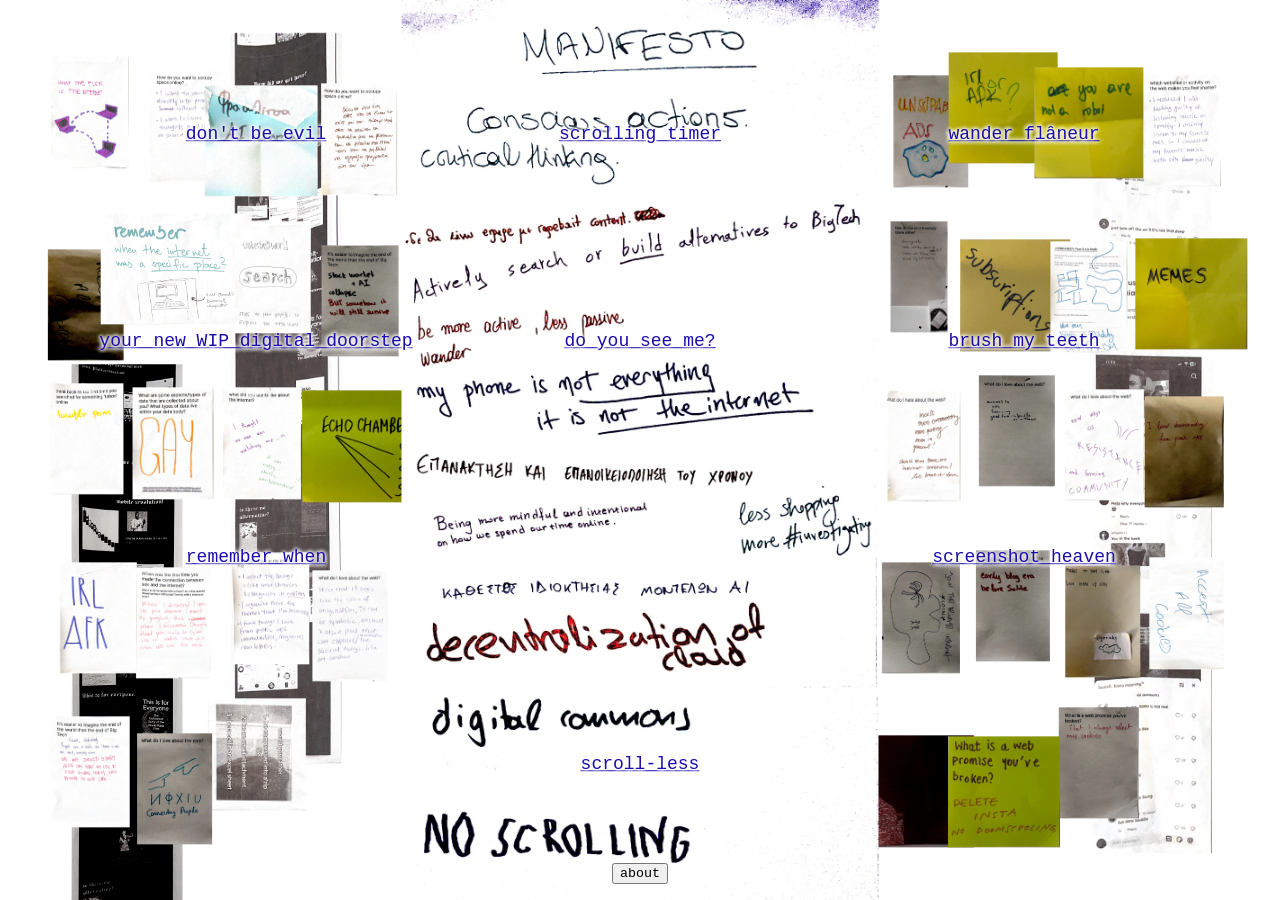
<file: index.html>
<!DOCTYPE html>
<html lang="en">
<head>
  <meta charset="UTF-8" />
  <meta name="viewport" content="width=device-width, initial-scale=1.0" />
  <title>weaving webs of wonder</title>
  <!-- Preload the centered main image so it starts downloading before JS/pages.json. -->
  <link rel="preload" as="image" href="wall-imgs/all/Manifesto-part-2_page-0020.webp" fetchpriority="high" />
  <style>
    html, body {
      margin: 0;
      height: 100%;
      background: #fff;
      font-family: ui-monospace, SFMono-Regular, Menlo, Monaco, Consolas, "Liberation Mono", monospace;
      overflow: hidden;
    }
    #wall {
      position: fixed;
      inset: 0;
      z-index: 0;
      overflow: hidden;
    }
    #wall img {
      position: absolute;
      display: block;
      object-fit: contain;
      transform-origin: center center;
    }
    #links {
      position: fixed;
      inset: 0;
      z-index: 10;
      pointer-events: none;
    }
    #links a {
      position: absolute;
      transform: translate(-50%, -50%);
      color: #1a0dab;
      text-decoration: underline;
      font-size: 18px;
      line-height: 1.2;
      white-space: nowrap;
      pointer-events: auto;
      text-shadow: 0 0 4px #fff, 0 0 4px #fff, 0 0 4px #fff, 0 0 4px #fff;
    }
    #links a:visited { color: #1a0dab; }
    #about {
      position: fixed;
      left: 50%;
      bottom: 16px;
      transform: translateX(-50%);
      z-index: 20;
      font-family: inherit;
    }
    #mobile { display: none; }
    @media (max-width: 700px) {
      html, body { overflow: auto; height: auto; }
      #wall, #links { display: none; }
      #mobile { display: block; padding: 24px 16px 88px; }
      #mobile .m-links {
        display: flex;
        flex-direction: column;
        align-items: center;
        gap: 14px;
        margin-bottom: 32px;
      }
      #mobile .m-links a { color: #1a0dab; text-decoration: underline; font-size: 18px; }
      #mobile .m-imgs img { display: block; width: 100%; margin: 0 auto 12px; }
    }
  </style>
</head>
<body>
  <div id="wall"></div>
  <div id="links"></div>
  <div id="mobile"></div>
  <button id="about" onclick="location.href='about.html'">about</button>
  <script>
    // Per-image placement is seeded from the filename, so editing one image never moves the others.
    function mulberry32(seed) {
      return function () {
        seed |= 0; seed = seed + 0x6D2B79F5 | 0;
        let t = Math.imul(seed ^ seed >>> 15, 1 | seed);
        t = t + Math.imul(t ^ t >>> 7, 61 | t) ^ t;
        return ((t ^ t >>> 14) >>> 0) / 4294967296;
      };
    }
    function hashStr(str) {
      let h = 2166136261 >>> 0;
      for (let i = 0; i < str.length; i++) { h ^= str.charCodeAt(i); h = Math.imul(h, 16777619); }
      return h >>> 0;
    }

    fetch('pages.json').then(r => r.json()).then(data => {
      const wall = document.getElementById('wall');
      const links = document.getElementById('links');
      const imgs = data.wall || [];
      const N = imgs.length;

      const MAIN_NAME = 'Manifesto-part-2_page-0020';
      const TALL = 2.0;
      const mainIdx = imgs.findIndex(s => s.includes(MAIN_NAME));
      const aspect = imgs.map(() => 1.45);
      if (mainIdx >= 0) aspect[mainIdx] = 2.48;

      const byHash = [...Array(N).keys()].sort((a, b) => hashStr(imgs[a]) - hashStr(imgs[b]));

      const els = imgs.map((src, idx) => {
        const img = document.createElement('img');
        img.src = src;
        img.alt = '';
        // Load the centered main image first; the rest stay lazy.
        if (idx === mainIdx) { img.loading = 'eager'; img.fetchPriority = 'high'; }
        else { img.loading = 'lazy'; }
        img.addEventListener('load', () => {
          if (img.naturalWidth) aspect[idx] = img.naturalHeight / img.naturalWidth;
          scheduleLayout();
        });
        wall.appendChild(img);
        return img;
      });

      const kindOf = idx =>
        idx === mainIdx ? 'main' : (aspect[idx] > TALL ? 'long' : 'normal');

      // Fill a viewport-% rectangle with a grid, sizing every image to the largest
      // uniform height at which they all fit, placed by natural aspect.
      function placeGrid(list, x0, x1, y0, y1, winW, winH) {
        const n = list.length;
        if (!n || x1 <= x0) return;
        const bandWpx = (x1 - x0) / 100 * winW;
        const bandHpx = (y1 - y0) / 100 * winH;
        const AR = 1.45;
        const spacing = 1.12;
        let best = { cols: 1, rows: n, h: 0 };
        for (let cols = 1; cols <= n; cols++) {
          const rows = Math.ceil(n / cols);
          const h = Math.min((bandWpx / cols) / spacing * AR, (bandHpx / rows) / spacing);
          if (h > best.h) best = { cols, rows, h };
        }
        const { cols, rows, h } = best;
        const cellW = bandWpx / cols, cellH = bandHpx / rows;
        list.forEach((idx, i) => {
          const r = mulberry32(hashStr(imgs[idx]));
          const col = i % cols, row = Math.floor(i / cols);
          const cx = x0 / 100 * winW + (col + 0.5) * cellW + (r() - 0.5) * cellW * 0.25;
          const cy = y0 / 100 * winH + (row + 0.5) * cellH + (r() - 0.5) * cellH * 0.25;
          const img = els[idx];
          img.style.left = (cx / winW * 100) + '%';
          img.style.top = (cy / winH * 100) + '%';
          img.style.transform = 'translate(-50%, -50%)';
          img.style.height = (h / winH * 100) + 'vh';
          img.style.width = 'auto';
          img.style.zIndex = 20 + Math.floor(r() * 60);
        });
      }

      function layout() {
        const winW = window.innerWidth, winH = window.innerHeight;

        let halfZone = 20;
        if (mainIdx >= 0) {
          const m = els[mainIdx];
          const mainWpct = (winH / aspect[mainIdx]) / winW * 100;
          m.style.left = '50%';
          m.style.top = '50%';
          m.style.transform = 'translate(-50%, -50%)';
          m.style.height = '100vh';
          m.style.width = 'auto';
          m.style.zIndex = 500;
          halfZone = mainWpct / 2 + 0.5;
        }

        const leftBand = [4, 50 - halfZone];
        const rightBand = [50 + halfZone, 96];
        const yTop = 5, yBot = 95;

        const normals = byHash.filter(i => kindOf(i) === 'normal');
        const left = [], right = [];
        normals.forEach((idx, k) => (k % 2 ? right : left).push(idx));
        placeGrid(left, leftBand[0], leftBand[1], yTop, yBot, winW, winH);
        placeGrid(right, rightBand[0], rightBand[1], yTop, yBot, winW, winH);

        // Long pages: big and behind, on both sides.
        const longs = byHash.filter(i => kindOf(i) === 'long');
        longs.forEach((idx, k) => {
          const band = k % 2 ? rightBand : leftBand;
          const r = mulberry32(hashStr(imgs[idx]) ^ 0x9e3779b9);
          const img = els[idx];
          img.style.left = (band[0] + r() * Math.max(1, band[1] - band[0])) + '%';
          img.style.top = (22 + r() * 56) + '%';
          img.style.transform = 'translate(-50%, -50%)';
          img.style.height = (62 + r() * 26) + 'vh';
          img.style.width = 'auto';
          img.style.zIndex = 2 + Math.floor(r() * 4);
        });
      }
      let layoutQueued = false;
      function scheduleLayout() {
        if (layoutQueued) return;
        layoutQueued = true;
        requestAnimationFrame(() => { layoutQueued = false; layout(); });
      }
      layout();
      let resizeTimer;
      window.addEventListener('resize', () => {
        clearTimeout(resizeTimer);
        resizeTimer = setTimeout(layout, 100);
      });

      for (const p of (data.pages || [])) {
        const a = document.createElement('a');
        a.href = `webpages-workshop/${p.folder}/`;
        a.textContent = p.title;
        a.style.left = p.x + '%';
        a.style.top = p.y + '%';
        links.appendChild(a);
      }

      const mobile = document.getElementById('mobile');
      const mLinks = document.createElement('div');
      mLinks.className = 'm-links';
      for (const p of (data.pages || [])) {
        const a = document.createElement('a');
        a.href = `webpages-workshop/${p.folder}/`;
        a.textContent = p.title;
        mLinks.appendChild(a);
      }
      const mImgs = document.createElement('div');
      mImgs.className = 'm-imgs';
      const mobileOrder = mainIdx >= 0
        ? [imgs[mainIdx], ...imgs.filter((_, i) => i !== mainIdx)]
        : imgs;
      for (const src of mobileOrder) {
        const img = document.createElement('img');
        img.src = src;
        img.alt = '';
        img.loading = 'lazy';
        mImgs.appendChild(img);
      }
      mobile.append(mLinks, mImgs);
    });
  </script>
</body>
</html>
</file>
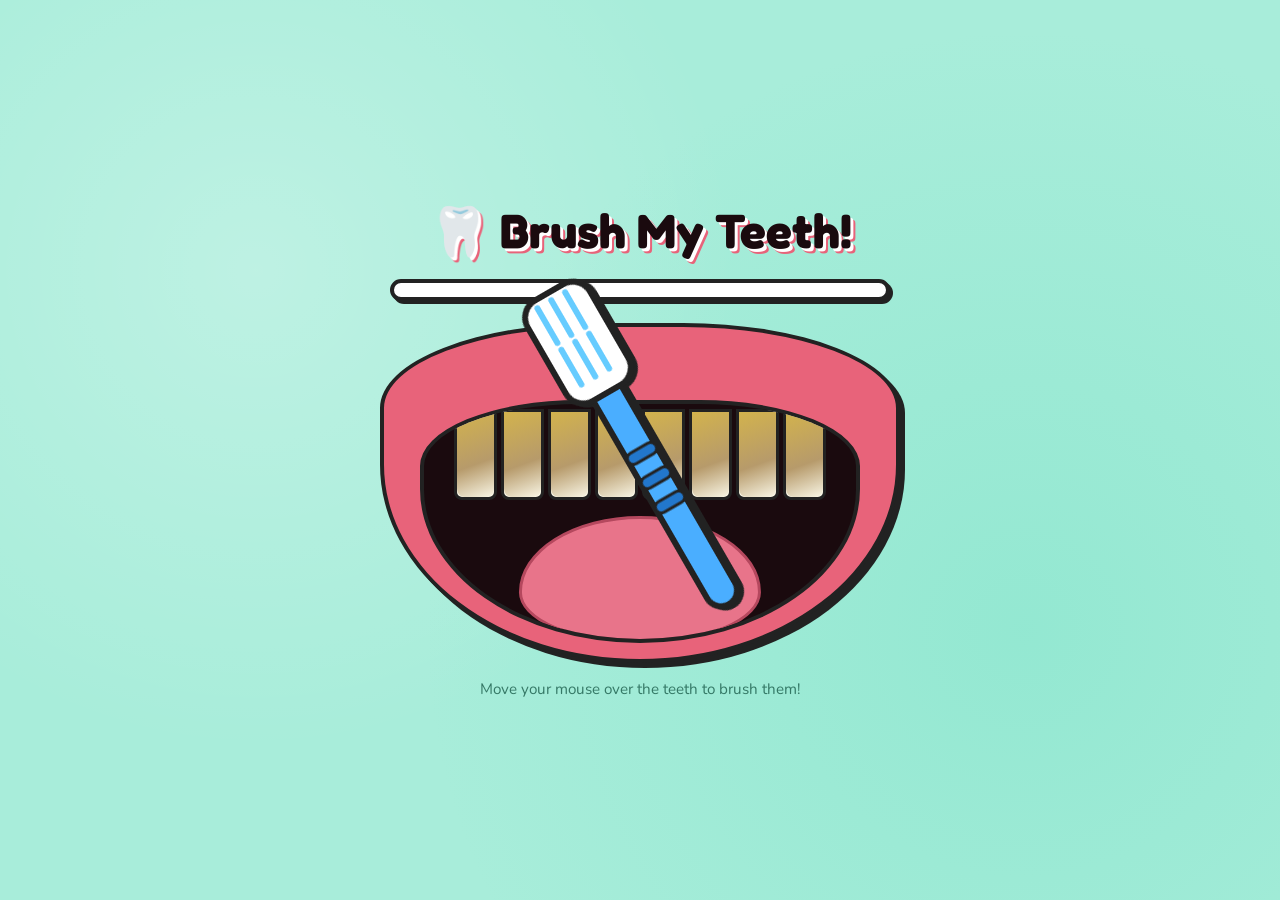
<file: webpages-workshop/brush-my-teeth-game/index.html>
<!DOCTYPE html>
<html lang="en">
<head>
  <meta charset="UTF-8">
  <meta name="viewport" content="width=device-width, initial-scale=1.0">
  <title>Brush My Teeth!</title>
  <link href="https://fonts.googleapis.com/css2?family=Fredoka+One&family=Nunito:wght@400;700&display=swap" rel="stylesheet">
  <style>
    *, *::before, *::after { box-sizing: border-box; margin: 0; padding: 0; }
    :root { --mint: #a8edda; --lip-top: #e8637a; --mouth: #1a0a0e; --tongue: #e8748a; }
    body {
      font-family: 'Fredoka One', cursive;
      background: var(--mint);
      background-image: radial-gradient(circle at 20% 30%, rgba(255,255,255,0.25) 0%, transparent 40%),
                        radial-gradient(circle at 80% 70%, rgba(100,220,190,0.3) 0%, transparent 50%);
      min-height: 100vh; display: flex; flex-direction: column;
      align-items: center; justify-content: center; overflow: hidden; cursor: none; user-select: none;
    }
    h1 { font-size: clamp(1.8rem,4vw,3rem); color: #1a0a0e; text-shadow: 3px 3px 0 #fff, 5px 5px 0 #e8637a; margin-bottom: 1.2rem; }
    #progress-wrap { width: min(500px,90vw); background:#fff; border:4px solid #222; border-radius:999px; height:22px; margin-bottom:1.4rem; overflow:hidden; box-shadow:3px 3px 0 #222; }
    #progress-bar  { height:100%; width:0%; background:linear-gradient(90deg,#6ee7b7,#34d399); border-radius:999px; transition:width 0.2s; }
    #scene         { position:relative; width:min(520px,92vw); height:min(340px,60vw); }
    #mouth-outer   { position:absolute; inset:0; background:var(--lip-top); border-radius:50% 50% 60% 60% / 30% 30% 70% 70%; border:4px solid #222; box-shadow:5px 5px 0 #222; }
    #mouth-inner   { position:absolute; left:7%; right:7%; top:22%; bottom:5%; background:var(--mouth); border-radius:40% 40% 55% 55% / 30% 30% 70% 70%; border:4px solid #222; overflow:hidden; }
    #tongue        { position:absolute; left:50%; transform:translateX(-50%); bottom:-4px; width:56%; height:54%; background:var(--tongue); border-radius:50% 50% 48% 48% / 60% 60% 40% 40%; border:3px solid #b5485e; animation:tongue-wiggle 2.4s ease-in-out infinite; }
    @keyframes tongue-wiggle { 0%,100%{transform:translateX(-50%) scaleX(1)} 40%{transform:translateX(-50%) scaleX(1.06)} 70%{transform:translateX(-50%) scaleX(0.95)} }
    .tooth         { position:absolute; background:#f8f5e4; border:3px solid #222; border-radius:0 0 8px 8px; overflow:hidden; top:2%; }
    .tooth .dirt   { position:absolute; inset:0; background:linear-gradient(160deg,#c9a227cc 0%,#8b5e1a99 60%,transparent 100%); border-radius:inherit; transition:opacity 0.15s; pointer-events:none; }
    .tooth.flash   { animation:tooth-flash 0.35s ease-out; }
    @keyframes tooth-flash { 0%{filter:brightness(1)} 50%{filter:brightness(2.5) saturate(0)} 100%{filter:brightness(1)} }
    #brush { position:fixed; pointer-events:none; z-index:100; transform:rotate(-30deg); }
    #brush svg { width:120px; height:auto; filter:drop-shadow(3px 3px 0px #222); }
    #brush.scrubbing { animation:scrub 0.12s ease-in-out infinite alternate; }
    @keyframes scrub { from{transform:rotate(-30deg) translateY(0)} to{transform:rotate(-28deg) translateY(-3px)} }
    #victory { display:none; position:fixed; inset:0; background:rgba(10,5,8,0.75); z-index:200; flex-direction:column; align-items:center; justify-content:center; gap:1.2rem; }
    #victory.show { display:flex; }
    #victory canvas { position:absolute; inset:0; width:100%; height:100%; pointer-events:none; }
    #victory h2 { font-size:clamp(2rem,6vw,4rem); color:#fff; text-shadow:4px 4px 0 #e8637a,7px 7px 0 #222; position:relative; z-index:1; text-align:center; }
    #victory p  { font-family:'Nunito',sans-serif; color:#a8edda; font-size:1.2rem; position:relative; z-index:1; }
    #play-again { position:relative; z-index:1; font-family:'Fredoka One',cursive; font-size:1.4rem; background:#e8637a; color:#fff; border:4px solid #222; border-radius:999px; padding:0.6rem 2rem; cursor:pointer; box-shadow:4px 4px 0 #222; transition:transform 0.1s,box-shadow 0.1s; }
    #play-again:hover  { transform:translate(-2px,-2px); box-shadow:6px 6px 0 #222; }
    #play-again:active { transform:translate(2px,2px);   box-shadow:2px 2px 0 #222; }
    #hint { margin-top:1rem; font-family:'Nunito',sans-serif; font-size:0.95rem; color:#1a5c4a; opacity:0.8; }
  </style>
</head>
<body>
<h1>&#x1F9B7; Brush My Teeth!</h1>
<div id="progress-wrap"><div id="progress-bar"></div></div>
<div id="scene">
  <div id="mouth-outer">
    <div id="mouth-inner">
      <div id="tongue"></div>
    </div>
  </div>
</div>
<p id="hint">Move your mouse over the teeth to brush them!</p>
<div id="brush">
  <svg viewBox="0 0 60 200" xmlns="http://www.w3.org/2000/svg">
    <rect x="22" y="60" width="16" height="130" rx="8" fill="#4aaeff" stroke="#222" stroke-width="3"/>
    <rect x="22" y="100" width="16" height="6" rx="3" fill="#2277cc" stroke="#222" stroke-width="1.5"/>
    <rect x="22" y="114" width="16" height="6" rx="3" fill="#2277cc" stroke="#222" stroke-width="1.5"/>
    <rect x="22" y="128" width="16" height="6" rx="3" fill="#2277cc" stroke="#222" stroke-width="1.5"/>
    <rect x="12" y="10" width="36" height="58" rx="10" fill="#fff" stroke="#222" stroke-width="3"/>
    <line x1="21" y1="14" x2="21" y2="34" stroke="#66ccff" stroke-width="3" stroke-linecap="round"/>
    <line x1="29" y1="14" x2="29" y2="34" stroke="#66ccff" stroke-width="3" stroke-linecap="round"/>
    <line x1="37" y1="14" x2="37" y2="34" stroke="#66ccff" stroke-width="3" stroke-linecap="round"/>
    <line x1="21" y1="38" x2="21" y2="58" stroke="#66ccff" stroke-width="3" stroke-linecap="round"/>
    <line x1="29" y1="38" x2="29" y2="58" stroke="#66ccff" stroke-width="3" stroke-linecap="round"/>
    <line x1="37" y1="38" x2="37" y2="58" stroke="#66ccff" stroke-width="3" stroke-linecap="round"/>
  </svg>
</div>
<div id="victory">
  <canvas id="confetti-canvas"></canvas>
  <h2>&#x2728; Sparkling Clean!</h2>
  <p>Your teeth are gleaming white!</p>
  <button id="play-again">Play Again &#x1F389;</button>
</div>
<script>
const TOOTH_COUNT=8,SCRUB_SPEED=1.8,CLEAN_THRESH=100;
const mouthInner=document.getElementById('mouth-inner');
const progressBar=document.getElementById('progress-bar');
const brush=document.getElementById('brush');
const victoryEl=document.getElementById('victory');
const confettiCanvas=document.getElementById('confetti-canvas');
const ctx2=confettiCanvas.getContext('2d');
let teeth=[],mouseX=-300,mouseY=-300,gameOver=false,confettiRunning=false,confettiPieces=[];
let audioCtx=null,scrubGain=null,audioReady=false;

function buildTeeth(){
  mouthInner.querySelectorAll('.tooth').forEach(t=>t.remove());
  teeth=[];
  const totalW=mouthInner.offsetWidth;
  const toothW=Math.floor((totalW*0.86)/TOOTH_COUNT);
  const toothH=Math.floor(mouthInner.offsetHeight*0.38);
  const startX=Math.floor(totalW*0.07);
  for(let i=0;i<TOOTH_COUNT;i++){
    const el=document.createElement('div');
    el.className='tooth';
    el.style.width=toothW-4+'px';
    el.style.height=toothH+'px';
    el.style.left=startX+i*toothW+'px';
    el.style.top='2%';
    const dirt=document.createElement('div');
    dirt.className='dirt';
    el.appendChild(dirt);
    mouthInner.appendChild(el);
    teeth.push({el,dirt,cleanliness:0});
  }
}
buildTeeth();
window.addEventListener('resize',buildTeeth);

document.addEventListener('mousemove',e=>{
  mouseX=e.clientX;mouseY=e.clientY;
  brush.style.left=mouseX-20+'px';
  brush.style.top=mouseY-180+'px';
  initAudio();
});

function initAudio(){
  if(audioReady)return;
  audioReady=true;
  audioCtx=new(window.AudioContext||window.webkitAudioContext)();
  const o1=audioCtx.createOscillator();o1.type='sawtooth';o1.frequency.value=180;
  const o2=audioCtx.createOscillator();o2.type='sawtooth';o2.frequency.value=267;
  scrubGain=audioCtx.createGain();scrubGain.gain.value=0;
  const f=audioCtx.createBiquadFilter();f.type='bandpass';f.frequency.value=800;f.Q.value=0.8;
  o1.connect(f);o2.connect(f);f.connect(scrubGain);scrubGain.connect(audioCtx.destination);
  o1.start();o2.start();
}
function setScrubSound(on){
  if(!audioReady||!scrubGain)return;
  scrubGain.gain.setTargetAtTime(on?0.06:0,audioCtx.currentTime,0.03);
}
function playPing(freq){
  if(!audioReady)return;
  const o=audioCtx.createOscillator(),g=audioCtx.createGain();
  o.type='sine';o.frequency.value=freq;
  g.gain.setValueAtTime(0.35,audioCtx.currentTime);
  g.gain.exponentialRampToValueAtTime(0.001,audioCtx.currentTime+0.5);
  o.connect(g);g.connect(audioCtx.destination);o.start();o.stop(audioCtx.currentTime+0.5);
}
function playVictory(){[523,659,784,1047].forEach((f,i)=>setTimeout(()=>playPing(f),i*140));}

function getBrushRect(){return{left:mouseX-6,right:mouseX+26,top:mouseY-175,bottom:mouseY-122};}
function overlaps(a,b){return a.left<b.right&&a.right>b.left&&a.top<b.bottom&&a.bottom>b.top;}

function gameLoop(){
  if(!gameOver){
    const bRect=getBrushRect();let anyScrub=false,total=0;
    teeth.forEach((t,idx)=>{
      if(t.cleanliness>=CLEAN_THRESH){total+=CLEAN_THRESH;return;}
      const r=t.el.getBoundingClientRect();
      if(overlaps(bRect,r)){
        anyScrub=true;
        t.cleanliness=Math.min(CLEAN_THRESH,t.cleanliness+SCRUB_SPEED);
        t.dirt.style.opacity=1-t.cleanliness/CLEAN_THRESH;
        if(t.cleanliness>=CLEAN_THRESH){
          t.el.classList.add('flash');
          t.el.addEventListener('animationend',()=>t.el.classList.remove('flash'),{once:true});
          playPing(660+idx*40);
        }
      }
      total+=t.cleanliness;
    });
    brush.classList.toggle('scrubbing',anyScrub);
    setScrubSound(anyScrub);
    progressBar.style.width=(total/(CLEAN_THRESH*TOOTH_COUNT)*100).toFixed(1)+'%';
    if(total>=CLEAN_THRESH*TOOTH_COUNT)triggerVictory();
  }
  requestAnimationFrame(gameLoop);
}
gameLoop();

function triggerVictory(){
  gameOver=true;setScrubSound(false);playVictory();
  victoryEl.classList.add('show');startConfetti();
}
function startConfetti(){
  confettiCanvas.width=window.innerWidth;confettiCanvas.height=window.innerHeight;
  confettiPieces=Array.from({length:140},()=>({
    x:Math.random()*confettiCanvas.width,y:Math.random()*-confettiCanvas.height,
    w:8+Math.random()*12,h:6+Math.random()*8,
    color:['#e8637a','#4aaeff','#ffd166','#06d6a0','#a8edda','#fff'][Math.floor(Math.random()*6)],
    rot:Math.random()*Math.PI*2,rotV:(Math.random()-0.5)*0.12,
    vx:(Math.random()-0.5)*3,vy:2+Math.random()*4
  }));
  confettiRunning=true;drawConfetti();
}
function drawConfetti(){
  if(!confettiRunning)return;
  ctx2.clearRect(0,0,confettiCanvas.width,confettiCanvas.height);
  confettiPieces.forEach(p=>{
    ctx2.save();ctx2.translate(p.x,p.y);ctx2.rotate(p.rot);
    ctx2.fillStyle=p.color;ctx2.fillRect(-p.w/2,-p.h/2,p.w,p.h);ctx2.restore();
    p.x+=p.vx;p.y+=p.vy;p.rot+=p.rotV;
    if(p.y>confettiCanvas.height+20){p.y=-20;p.x=Math.random()*confettiCanvas.width;}
  });
  requestAnimationFrame(drawConfetti);
}
document.getElementById('play-again').addEventListener('click',()=>{
  gameOver=false;confettiRunning=false;
  ctx2.clearRect(0,0,confettiCanvas.width,confettiCanvas.height);
  victoryEl.classList.remove('show');
  teeth.forEach(t=>{t.cleanliness=0;t.dirt.style.opacity=1;});
  progressBar.style.width='0%';
});
</script>
</body>
</html>
</file>
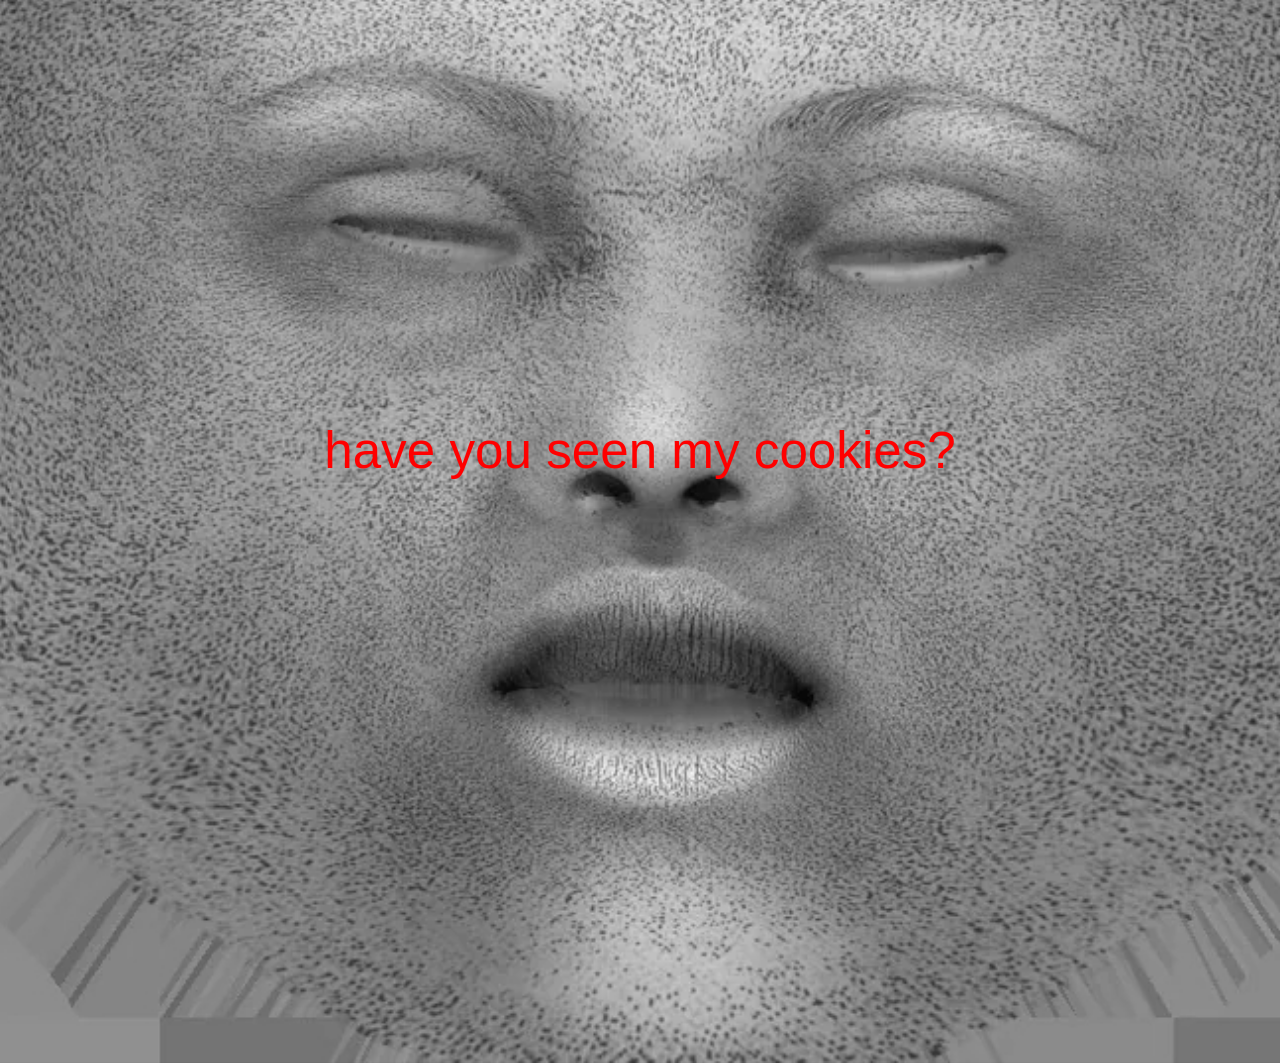
<file: webpages-workshop/do-you-see-me/index.html>
<!DOCTYPE html>
<html>
<head>
<meta charset="utf-8">
<title>do you see me</title>
<style>
  html, body { margin: 0; height: 100%; background: #000; overflow: hidden; }
  img { position: absolute; top: 0; left: 0; width: 100%; height: 100%; object-fit: cover;
    transform-origin: center center; }
  #b { display: none; }
  #quote { position: absolute; top: 50%; left: 50%; transform: translate(-50%, -50%);
    color: red; font-family: Helvetica, sans-serif; font-size: 4vw; text-align: center; }
</style>
</head>
<body>
<img id="a" src="imges/additional_maps.jpg">
<img id="b" src="imges/additional_maps (1).jpg">
<div id="quote"></div>
<script>
const a = document.getElementById("a");
const b = document.getElementById("b");
const quote = document.getElementById("quote");
const quotes = [
  "have you seen my cookies?",
  "do you know me better now?",
  "i am not a monster",
  "i just spend a lot of time online",
  "collecting moments like receipts",
  "do you see me?",
  "my edges are blurred by feeds",
  "do you like me less now?",
  "i will give you my skin",
  "an offering of my avatar",
  "it will always be with you",
  "a soft ghost in your pocket",
  "in the phone you carry everywhere",
  "i will be your companion",
  "i will be your friend"
];
let q = 0;
function nextQuote() {
  quote.textContent = quotes[q];
  q = (q + 1) % quotes.length;
  setTimeout(nextQuote, 3000);
}
nextQuote();
function flash() {
  const showA = Math.random() < 0.5;
  a.style.display = showA ? "block" : "none";
  b.style.display = showA ? "none" : "block";

  const ranVal = Math.random() * 100 + 50;
  const ranZoom = ranVal < 100 ? 100 : ranVal;

  const scale = "scale(" + ranZoom / 100 + ")";
  a.style.transform = scale;
  b.style.transform = scale;

  setTimeout(flash, 50 + Math.random() * 600);

}
flash();
</script>
</body>
</html>
</file>
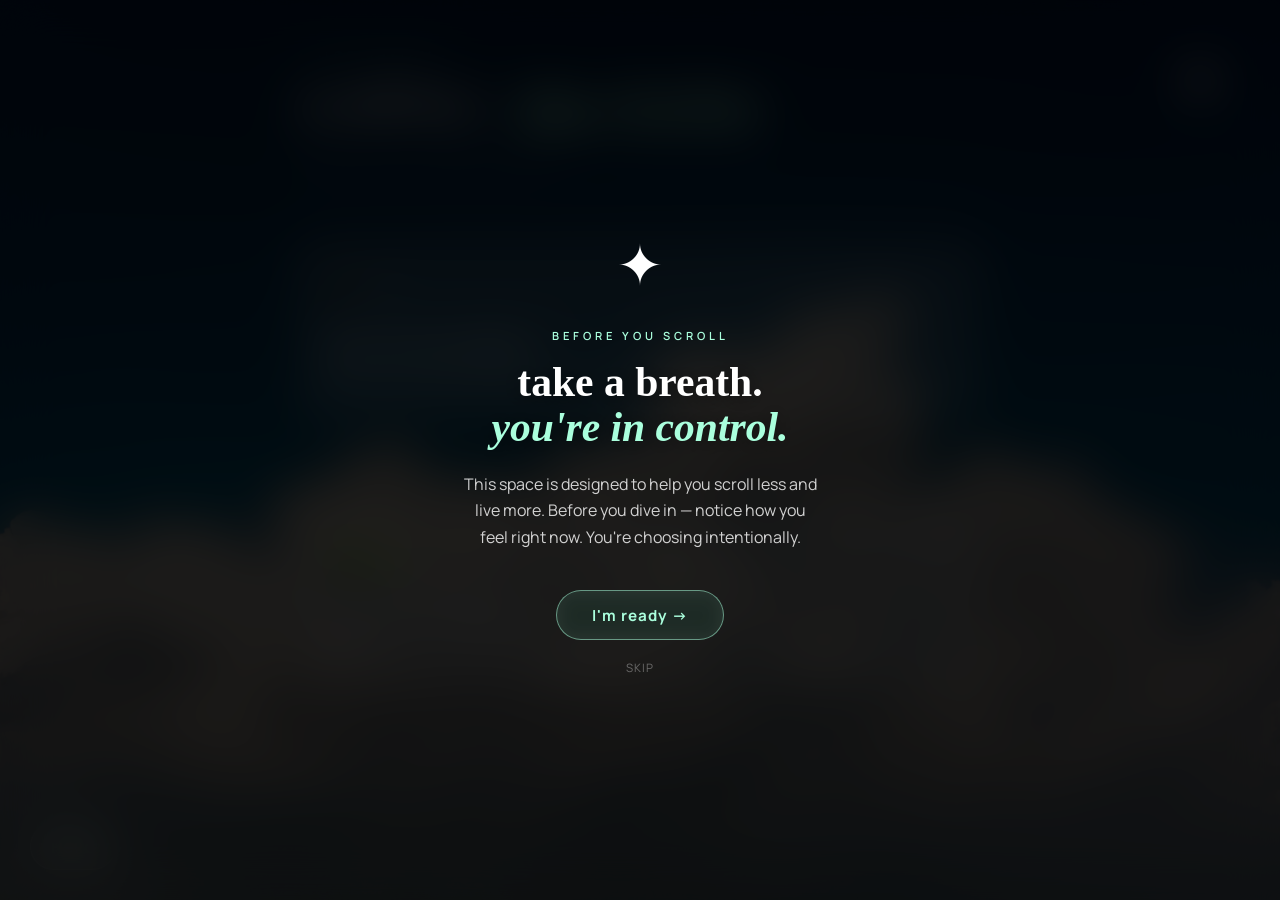
<file: webpages-workshop/scroll-less/index.html>
<!DOCTYPE html>
<html lang="en">
<head>
  <meta charset="UTF-8">
  <meta name="viewport" content="width=device-width, initial-scale=1.0, viewport-fit=cover, user-scalable=yes">
  <title>scroll less · HTML energy</title>
  <style>
    @import url('https://fonts.googleapis.com/css2?family=Manrope:wght@200..800&display=swap');
    
    * { margin: 0; padding: 0; box-sizing: border-box; }

    body {
      font-family: 'Manrope', system-ui, -apple-system, 'Segoe UI', sans-serif;
      color: #fff;
      min-height: 100vh;
      position: relative;
      line-height: 1.4;
      overflow-x: hidden;
    }

    .sky-background {
      position: fixed; top: 0; left: 0; width: 100%; height: 100%;
      background-image: url('sky-clouds.jpg');
      background-size: cover; background-position: center; background-repeat: no-repeat; z-index: -3;
      transition: opacity 0.5s ease;
    }
    .sky-background.img-error { opacity: 0; }
    .sky-fallback {
      position: fixed; top: 0; left: 0; width: 100%; height: 100%;
      background: linear-gradient(135deg, #1a6dbb 0%, #6bb5e8 50%, #f0d890 100%); z-index: -4;
    }
    .dark-overlay {
      position: fixed; top: 0; left: 0; width: 100%; height: 100%;
      background: rgba(0, 0, 0, 0.35); z-index: -2;
    }

    .logo-container {
      position: fixed; top: 20px; right: 20px; z-index: 200;
      cursor: pointer;
    }
    .logo-img {
      max-width: 120px; height: auto;
      filter: drop-shadow(0 2px 8px rgba(0,0,0,0.2));
      transform-origin: center center;
      will-change: transform;
    }
    @media (max-width: 600px) {
      .logo-img { max-width: 80px; }
      .logo-container { top: 15px; right: 15px; }
    }
    @media (max-width: 600px) {
      .logo-img { max-width: 80px; }
      .logo-container { top: 15px; right: 15px; }
    }

    .app-container {
      max-width: 720px; width: 90%; margin: 0 auto;
      position: relative; z-index: 20; padding: 2rem 1rem 4rem;
    }

    .choice-card {
      background: rgba(255, 255, 255, 0.15);
      backdrop-filter: blur(12px);
      border: 1px solid rgba(255, 255, 255, 0.3);
      padding: 1.8rem; text-align: left; cursor: pointer;
      transition: all 0.5s ease; border-radius: 24px;
      box-shadow: 0 8px 20px rgba(0, 0, 0, 0.15);
      position: relative; overflow: hidden;
    }
    .choice-card:hover {
      background: rgba(255, 255, 255, 0.25);
      border-color: rgba(255, 255, 255, 0.5);
      transform: translateX(8px);
      box-shadow: 0 12px 28px rgba(0, 0, 0, 0.2);
    }
    .choice-card.pop { animation: popEffect 0.5s ease forwards; }
    @keyframes popEffect {
      0% { transform: scale(1); opacity: 1; }
      50% { transform: scale(1.06); opacity: 0.8; }
      100% { transform: scale(0); opacity: 0; display: none; }
    }
    .choice-card h2 {
      font-family: 'Hypha', 'Times New Roman', 'Georgia', serif;
      font-size: 1.8rem; font-weight: 700; margin-bottom: 0.5rem; letter-spacing: -0.3px;
    }
    .choice-card p {
      font-family: 'Manrope', system-ui, sans-serif; font-size: 0.9rem; opacity: 0.95;
    }

    .landing-screen { background: transparent; border: none; padding: 1rem 0; }

    .hero-mini {
      margin-bottom: 3rem; border-bottom: 2px solid rgba(255, 255, 255, 0.3); padding-bottom: 1.5rem;
    }
    .hero-mini p {
      font-family: 'Manrope', system-ui, sans-serif;
      font-size: 0.75rem; text-transform: uppercase; letter-spacing: 3px;
      color: #aaffdd; font-weight: 600; margin-bottom: 0.75rem;
    }
    .hero-mini h1 {
      font-family: 'Hypha', 'Times New Roman', 'Georgia', serif;
      font-size: 3rem; font-weight: 800; line-height: 1.1; color: white;
      text-shadow: 0 2px 10px rgba(0,0,0,0.3); letter-spacing: -0.02em;
    }
    .hero-mini h1 span {
      font-family: 'Hypha', 'Times New Roman', 'Georgia', serif;
      color: #aaffdd; border-bottom: 3px solid #aaffdd; display: inline-block;
    }
    .letter-vibe {
      font-family: 'Manrope', system-ui, sans-serif;
      font-size: 0.7rem; letter-spacing: 2px; font-weight: 500;
      color: rgba(255,255,255,0.9); margin-top: 1rem; text-transform: uppercase;
    }

    .choice-grid { display: flex; flex-direction: column; gap: 1.5rem; margin-top: 2rem; }
    .choice-icon { font-size: 2rem; margin-bottom: 0.75rem; }

    /* "I want" divider */
    .i-want-divider {
      text-align: center;
      font-family: 'Hypha', 'Times New Roman', 'Georgia', serif;
      font-size: 1.3rem;
      font-weight: 600;
      color: rgba(255, 255, 255, 0.75);
      letter-spacing: 0.05em;
      padding: 0.2rem 0;
      font-style: italic;
    }

    .mystery-message {
      display: none; text-align: center; margin-top: 3rem; padding: 2rem;
      background: rgba(0, 0, 0, 0.6); backdrop-filter: blur(16px);
      border: 1px solid rgba(255, 255, 255, 0.3); border-radius: 32px;
      animation: fadeInUp 0.9s ease;
    }
    .mystery-message.show { display: block; }
    @keyframes fadeInUp {
      from { opacity: 0; transform: translateY(30px); }
      to { opacity: 1; transform: translateY(0); }
    }
    .mystery-message .question-mark {
      font-size: 4rem; margin-bottom: 1rem; display: inline-block;
      animation: wobble 2.5s ease-in-out infinite;
    }
    @keyframes wobble {
      0%, 100% { transform: rotate(0deg); }
      25% { transform: rotate(4deg); }
      75% { transform: rotate(-4deg); }
    }
    .mystery-message h3 {
      font-family: 'Hypha', 'Times New Roman', 'Georgia', serif;
      font-size: 2rem; font-weight: 700; margin-bottom: 1rem; color: #aaffdd;
    }
    .mystery-message p {
      font-family: 'Manrope', system-ui, sans-serif;
      font-size: 1rem; margin-bottom: 1.5rem; line-height: 1.5;
    }
    .reset-cards-btn {
      background: rgba(255, 255, 255, 0.2); backdrop-filter: blur(8px);
      border: 1px solid rgba(255, 255, 255, 0.3); color: white;
      padding: 0.6rem 1.5rem; font-family: 'Manrope', system-ui, sans-serif;
      font-weight: 600; font-size: 0.9rem; cursor: pointer;
      transition: all 0.2s ease; border-radius: 40px;
    }
    .reset-cards-btn:hover { background: rgba(255, 255, 255, 0.3); transform: scale(1.02); }

    .swipe-screen { display: none; }
    .swipe-screen.active { display: block; }

    .swipe-header {
      display: flex; justify-content: space-between; align-items: center;
      margin-bottom: 2rem; flex-wrap: wrap; gap: 12px;
      border-bottom: 2px solid rgba(255,255,255,0.3); padding-bottom: 0.75rem;
    }
    .back-to-landing {
      background: rgba(0,0,0,0.5); backdrop-filter: blur(8px);
      border: 1px solid rgba(255,255,255,0.3); color: white;
      padding: 0.5rem 1.2rem; font-family: 'Manrope', system-ui, sans-serif;
      font-weight: 600; font-size: 0.8rem; cursor: pointer;
      transition: 0.1s linear; border-radius: 40px;
    }
    .back-to-landing:hover { background: rgba(255,255,255,0.2); border-color: #aaffdd; }
    #swipeTitle {
      font-family: 'Hypha', 'Times New Roman', 'Georgia', serif;
      font-size: 1.8rem; font-weight: 800; letter-spacing: -0.3px;
      background: rgba(0,0,0,0.4); backdrop-filter: blur(8px);
      display: inline-block; padding: 0.2rem 1rem; border-radius: 40px;
    }

    .card-stack {
      position: relative; width: 100%; min-height: 520px;
      display: flex; justify-content: center; align-items: center;
    }
    .swipe-card {
      position: absolute; width: 100%; max-width: 500px;
      background: rgba(255, 255, 255, 0.95); backdrop-filter: blur(4px);
      color: #111; border: 1px solid rgba(255,255,255,0.5); border-radius: 24px;
      padding: 2rem 1.8rem; cursor: grab;
      transition: transform 0.45s ease, opacity 0.45s;
      will-change: transform; box-shadow: 0 20px 35px -12px rgba(0,0,0,0.2);
    }
    .swipe-card:active { cursor: grabbing; }
    .card-icon { font-size: 3rem; margin-bottom: 1rem; }
    .card-title {
      font-family: 'Hypha', 'Times New Roman', 'Georgia', serif;
      font-size: 1.9rem; font-weight: 800; margin-bottom: 0.75rem; letter-spacing: -0.3px;
    }
    .card-alternative {
      font-family: 'Manrope', system-ui, sans-serif;
      font-size: 1rem; font-weight: 700;
      background: rgba(0,0,0,0.05); display: inline-block;
      padding: 0.4rem 1rem; margin: 0.8rem 0;
      border-left: 6px solid #000; border-radius: 8px;
    }
    .card-description {
      font-family: 'Manrope', system-ui, sans-serif; font-size: 0.9rem; color: #2c2b28;
    }

    .swipe-feedback {
      position: fixed; top: 50%; left: 50%;
      transform: translate(-50%, -50%);
      background: rgba(0, 0, 0, 0.75); backdrop-filter: blur(20px);
      border: 1px solid rgba(255, 255, 255, 0.3); border-radius: 60px;
      padding: 12px 24px; display: flex; align-items: center; gap: 12px;
      z-index: 1000; opacity: 0; transition: opacity 0.35s ease;
      pointer-events: none; white-space: nowrap;
      font-family: 'Manrope', system-ui, sans-serif; font-weight: 600; font-size: 1rem;
      box-shadow: 0 8px 25px rgba(0,0,0,0.2);
    }
    .swipe-feedback.show { opacity: 1; }
    .swipe-feedback .feedback-icon { font-size: 1.5rem; }
    .swipe-feedback .feedback-text { color: #aaffdd; }
    .swipe-feedback .feedback-action { color: white; }

    .indicators { display: flex; justify-content: center; gap: 12px; margin: 28px 0 16px; }
    .dot { width: 10px; height: 10px; background-color: rgba(255,255,255,0.5); transition: all 0.1s; border-radius: 50%; }
    .dot.active { background-color: #aaffdd; width: 30px; border-radius: 10px; }

    .reset-btn {
      background: rgba(0,0,0,0.5); backdrop-filter: blur(8px);
      border: 1px solid rgba(255,255,255,0.3); color: white;
      padding: 0.5rem 1.5rem; font-family: 'Manrope', system-ui, sans-serif;
      font-weight: 600; cursor: pointer; transition: 0.1s; border-radius: 40px;
    }
    .reset-btn:hover { background: rgba(255,255,255,0.2); border-color: #aaffdd; }

    .counter, .swipe-hint {
      text-align: center; font-family: 'Manrope', system-ui, sans-serif;
      font-size: 0.75rem; margin-top: 1rem; color: rgba(255,255,255,0.9);
      background: rgba(0,0,0,0.4); backdrop-filter: blur(8px);
      width: fit-content; margin-left: auto; margin-right: auto;
      padding: 0.3rem 1rem; border-radius: 40px;
    }
    .swipe-hint { display: flex; gap: 20px; }

    .empty-state {
      background: rgba(255,255,255,0.95); backdrop-filter: blur(8px);
      border: 1px solid rgba(255,255,255,0.5); border-radius: 24px;
      padding: 2rem; text-align: center; color: black;
    }
    .empty-state h3 {
      font-family: 'Hypha', 'Times New Roman', 'Georgia', serif;
      font-size: 1.8rem; font-weight: 800; margin-bottom: 0.5rem;
    }

    .hello-bubble {
      position: fixed; bottom: 30px; left: 30px;
      background: rgba(255, 255, 255, 0.2); backdrop-filter: blur(16px);
      border: 1px solid rgba(255, 255, 255, 0.4); border-radius: 60px;
      padding: 10px 20px; cursor: grab; z-index: 1000;
      transition: transform 0.1s ease, box-shadow 0.2s ease;
      box-shadow: 0 4px 15px rgba(0,0,0,0.2); user-select: none;
    }
    .hello-bubble:active { cursor: grabbing; }
    .hello-bubble:hover { background: rgba(255, 255, 255, 0.3); box-shadow: 0 8px 25px rgba(0,0,0,0.3); }
    .hello-bubble.pop { animation: bubblePop 0.5s ease forwards; }
    @keyframes bubblePop {
      0% { transform: scale(1); opacity: 1; }
      30% { transform: scale(1.08); opacity: 0.9; }
      100% { transform: scale(0); opacity: 0; display: none; }
    }
    .bubble-content { display: flex; align-items: center; gap: 12px; }
    .bubble-text {
      font-family: 'Manrope', system-ui, sans-serif; font-size: 1.1rem;
      font-weight: 600; color: #aaffdd; text-shadow: 0 0 5px rgba(0,0,0,0.3);
    }
    .bubble-controls { display: none; gap: 8px; }
    .hello-bubble:hover .bubble-controls { display: flex; }
    .bubble-controls button {
      background: rgba(255,255,255,0.2); border: none; color: white; cursor: pointer;
      font-size: 0.7rem; padding: 4px 10px; border-radius: 30px;
      font-family: 'Manrope', system-ui, sans-serif; transition: all 0.1s;
    }
    .bubble-controls button:hover { background: #aaffdd; color: black; }
    .hello-bubble.hidden { display: none; }

    @media (max-width: 600px) {
      .app-container { width: 95%; padding: 1rem 0.5rem; }
      .hero-mini h1 { font-size: 2.2rem; }
      .choice-card h2 { font-size: 1.5rem; }
      .card-title { font-size: 1.5rem; }
      .hello-bubble { bottom: 15px; left: 15px; padding: 8px 15px; }
      .bubble-text { font-size: 0.9rem; }
      .mystery-message h3 { font-size: 1.5rem; }
      .mystery-message .question-mark { font-size: 3rem; }
      .swipe-feedback { padding: 8px 18px; font-size: 0.85rem; }
      .swipe-feedback .feedback-icon { font-size: 1.2rem; }
      .i-want-divider { font-size: 1.1rem; }
      /* Mobile: bigger touch targets */
      .back-to-landing { padding: 0.7rem 1.4rem; font-size: 0.85rem; }
      .reset-btn { padding: 0.65rem 1.8rem; font-size: 0.85rem; }
      .swipe-hint { font-size: 0.7rem; flex-wrap: wrap; gap: 10px; justify-content: center; }
      /* Mobile: hide keyboard hint */
      .swipe-hint .hint-keys { display: none; }
      /* Back to top button smaller on mobile */
      .back-to-top { width: 42px; height: 42px; font-size: 1rem; right: 14px; bottom: 14px; }
    }

    /* ---------- BACK TO TOP BUTTON ---------- */
    .back-to-top {
      position: fixed; right: 20px; bottom: 80px;
      width: 48px; height: 48px;
      background: rgba(0, 0, 0, 0.55); backdrop-filter: blur(10px);
      border: 1px solid rgba(255, 255, 255, 0.3); border-radius: 50%;
      color: #aaffdd; font-size: 1.2rem; cursor: pointer;
      display: flex; align-items: center; justify-content: center;
      z-index: 500;
      opacity: 0; pointer-events: none;
      transition: opacity 0.3s ease, transform 0.2s ease, background 0.2s ease;
      box-shadow: 0 4px 14px rgba(0,0,0,0.25);
    }
    .back-to-top.visible { opacity: 1; pointer-events: auto; }
    .back-to-top:hover { background: rgba(170,255,221,0.2); transform: translateY(-3px); }
    .back-to-top:active { transform: scale(0.92); }

    /* ---------- SWIPE DIRECTION OVERLAY ---------- */
    .swipe-direction-overlay {
      position: absolute; top: 0; left: 0; right: 0; bottom: 0;
      border-radius: 24px; pointer-events: none;
      opacity: 0; transition: opacity 0.1s ease;
      z-index: 5;
    }
    .swipe-direction-overlay.left {
      background: linear-gradient(to right, rgba(255,80,80,0.18), transparent);
      opacity: 1;
    }
    .swipe-direction-overlay.right {
      background: linear-gradient(to left, rgba(100,255,180,0.18), transparent);
      opacity: 1;
    }

    /* ---------- SURPRISE ME BUTTON ---------- */
    .surprise-btn {
      display: block; margin: 1.5rem auto 0;
      background: linear-gradient(135deg, rgba(170,255,221,0.2), rgba(180,200,255,0.2));
      backdrop-filter: blur(8px);
      border: 1px dashed rgba(170,255,221,0.6); color: #aaffdd;
      padding: 0.65rem 1.8rem;
      font-family: 'Manrope', system-ui, sans-serif;
      font-weight: 700; font-size: 0.9rem; cursor: pointer;
      transition: all 0.25s ease; border-radius: 40px;
      letter-spacing: 0.5px;
    }
    .surprise-btn:hover {
      background: linear-gradient(135deg, rgba(170,255,221,0.3), rgba(180,200,255,0.3));
      border-color: #aaffdd; transform: scale(1.04);
      box-shadow: 0 0 18px rgba(170,255,221,0.3);
    }
    .surprise-btn:active { transform: scale(0.97); }

    /* ---------- LOGO FALLBACK ---------- */
    .logo-text-fallback {
      font-family: 'Manrope', system-ui, sans-serif;
      font-weight: 800; font-size: 0.85rem;
      color: #aaffdd; letter-spacing: 2px;
      text-transform: uppercase; display: none;
      text-shadow: 0 2px 8px rgba(0,0,0,0.4);
    }
    .logo-img.hidden { display: none; }
    .logo-img.hidden + .logo-text-fallback { display: block; }
    /* ---------- PAUSE INTRO SCREEN ---------- */
    #pauseScreen {
      position: fixed; inset: 0; z-index: 9999;
      display: flex; flex-direction: column;
      align-items: center; justify-content: center;
      background: rgba(0, 0, 0, 0.82);
      backdrop-filter: blur(24px);
      padding: 2rem;
      text-align: center;
      opacity: 1;
      transition: opacity 0.7s ease;
    }
    #pauseScreen.fade-out {
      opacity: 0;
      pointer-events: none;
    }
    .pause-breath {
      font-size: 3.5rem;
      margin-bottom: 1.5rem;
      animation: breathe 4s ease-in-out infinite;
      display: inline-block;
    }
    @keyframes breathe {
      0%, 100% { transform: scale(1); opacity: 0.7; }
      50% { transform: scale(1.15); opacity: 1; }
    }
    .pause-tagline {
      font-family: 'Manrope', system-ui, sans-serif;
      font-size: 0.7rem; text-transform: uppercase;
      letter-spacing: 4px; color: #aaffdd; font-weight: 600;
      margin-bottom: 1rem;
    }
    .pause-heading {
      font-family: 'Hypha', 'Times New Roman', 'Georgia', serif;
      font-size: 2.6rem; font-weight: 800; line-height: 1.1;
      color: white; margin-bottom: 1.25rem;
      text-shadow: 0 2px 20px rgba(0,0,0,0.5);
    }
    .pause-heading em {
      font-style: italic; color: #aaffdd;
    }
    .pause-body {
      font-family: 'Manrope', system-ui, sans-serif;
      font-size: 1rem; color: rgba(255,255,255,0.8);
      max-width: 360px; line-height: 1.65;
      margin-bottom: 2.5rem;
    }
    .pause-cta {
      background: rgba(170, 255, 221, 0.15);
      backdrop-filter: blur(10px);
      border: 1px solid rgba(170, 255, 221, 0.5);
      color: #aaffdd;
      padding: 0.85rem 2.2rem;
      font-family: 'Manrope', system-ui, sans-serif;
      font-size: 0.95rem; font-weight: 700;
      letter-spacing: 1px;
      cursor: pointer; border-radius: 50px;
      transition: all 0.25s ease;
    }
    .pause-cta:hover {
      background: rgba(170, 255, 221, 0.28);
      border-color: #aaffdd;
      transform: scale(1.04);
      box-shadow: 0 0 24px rgba(170,255,221,0.3);
    }
    .pause-skip {
      margin-top: 1.2rem;
      font-family: 'Manrope', system-ui, sans-serif;
      font-size: 0.72rem; color: rgba(255,255,255,0.35);
      cursor: pointer; letter-spacing: 1px;
      text-transform: uppercase;
      transition: color 0.2s;
      background: none; border: none;
    }
    .pause-skip:hover { color: rgba(255,255,255,0.65); }

    @media (max-width: 600px) {
      .pause-heading { font-size: 2rem; }
      .pause-breath { font-size: 2.8rem; }
    }
  </style>
</head>
<body>

<!-- PAUSE INTRO SCREEN -->
<div id="pauseScreen">
  <div class="pause-breath">✦</div>
  <p class="pause-tagline">before you scroll</p>
  <h2 class="pause-heading">take a breath.<br><em>you're in control.</em></h2>
  <p class="pause-body">This space is designed to help you scroll less and live more. Before you dive in — notice how you feel right now. You're choosing intentionally.</p>
  <button class="pause-cta" id="pauseCtaBtn">I'm ready →</button>
  <button class="pause-skip" id="pauseSkipBtn">skip</button>
</div>

<div class="sky-fallback"></div>
<div class="sky-background"></div>
<div class="dark-overlay"></div>

<div id="swipeFeedback" class="swipe-feedback">
  <span class="feedback-icon" id="feedbackIcon">◀</span>
  <span class="feedback-text" id="feedbackText">swipe</span>
  <span class="feedback-action" id="feedbackAction">→ next card</span>
</div>

<div class="logo-container" id="logoContainer">
  <img src="Text Logo.png" alt="Logo" class="logo-img" id="logoImg">
  <span class="logo-text-fallback">scroll less</span>
</div>

<!-- BACK TO TOP BUTTON -->
<button class="back-to-top" id="backToTopBtn" aria-label="Back to top">↑</button>

<div id="helloBubble" class="hello-bubble">
  <div class="bubble-content">
    <span class="bubble-text" id="bubbleText">Hello</span>
    <div class="bubble-controls">
      <button id="hideBubbleBtn">✕ hide</button>
      <button id="showBubbleBtn" style="display:none;">↻ show</button>
    </div>
  </div>
</div>

<div class="app-container" id="app">
  <div id="landingScreen" class="landing-screen">
    <div class="hero-mini">
      <p>✦ ALGO-RHYTHM ✦</p>
      <h1>scroll less · <span>algo-rhythm</span></h1>
      <div class="letter-vibe">CHOOSE A VIBE // CHOOSE A RHYTHM</div>
    </div>
    <div class="choice-grid" id="choiceGrid">
      <div class="choice-card" data-path="stay">
        <div class="choice-icon">📱⚡</div>
        <h2>stay on my phone</h2>
        <p>block doomscrolling, read deeply, art nerd rituals, wordle</p>
      </div>
      <div class="i-want-divider">I want to</div>
      <div class="choice-card" data-path="off">
        <div class="choice-icon">🌿🔋</div>
        <h2>get off my phone</h2>
        <p>analog rituals, presence, real-world joy</p>
      </div>
    </div>
    
    <div id="mysteryMessage" class="mystery-message">
      <div class="question-mark">🕵️</div>
      <h3>still here, huh?</h3>
      <p>you've unlocked both paths...<br>either you're very indecisive,<br>or you just <em>really</em> like popping bubbles. 🫧</p>
      <button id="resetCardsBtn" class="reset-cards-btn">↻ give me the paths again</button>
      <button class="surprise-btn" id="surpriseMeBtn">🎲 surprise me</button>
    </div>
  </div>

  <div id="swipeScreen" class="swipe-screen">
    <div class="swipe-header">
      <button class="back-to-landing" id="backToLandingBtn">← BACK</button>
      <div id="swipeTitle">stay · intentional</div>
    </div>
    <div class="card-stack" id="cardStack"></div>
    <div class="indicators" id="indicators"></div>
    <div style="display: flex; justify-content: center;">
      <button class="reset-btn" id="resetSwipeBtn">⟳ START OVER</button>
    </div>
    <div class="counter" id="counter">cards left: --</div>
    <div class="swipe-hint">
      <span>◀ LEFT → next</span>
      <span>RIGHT → open ▶</span>
      <span class="hint-keys">← → keys</span>
    </div>
  </div>
</div>

<script>
  // ---------- PAUSE INTRO SCREEN ----------
  const pauseScreen = document.getElementById('pauseScreen');
  function dismissPause() {
    pauseScreen.classList.add('fade-out');
    setTimeout(() => { pauseScreen.style.display = 'none'; }, 700);
  }
  document.getElementById('pauseCtaBtn').addEventListener('click', dismissPause);
  document.getElementById('pauseSkipBtn').addEventListener('click', dismissPause);

  // ---------- IMAGE ERROR HANDLING ----------
  // Sky background image
  const skyBg = document.querySelector('.sky-background');
  if (skyBg) {
    const testImg = new Image();
    testImg.onerror = () => { skyBg.classList.add('img-error'); };
    testImg.src = 'sky-clouds.jpg';
  }

  // Logo image
  const logoImgEl = document.getElementById('logoImg');
  if (logoImgEl) {
    logoImgEl.addEventListener('error', () => {
      logoImgEl.classList.add('hidden');
    });
  }

  // ---------- BACK TO TOP BUTTON ----------
  const backToTopBtn = document.getElementById('backToTopBtn');
  let scrollTicking = false;
  window.addEventListener('scroll', () => {
    if (!scrollTicking) {
      requestAnimationFrame(() => {
        if (window.scrollY > 220) {
          backToTopBtn.classList.add('visible');
        } else {
          backToTopBtn.classList.remove('visible');
        }
        scrollTicking = false;
      });
      scrollTicking = true;
    }
  }, { passive: true });
  backToTopBtn.addEventListener('click', () => {
    window.scrollTo({ top: 0, behavior: 'smooth' });
  });

  const swipeFeedback = document.getElementById('swipeFeedback');
  const feedbackIcon = document.getElementById('feedbackIcon');
  const feedbackText = document.getElementById('feedbackText');
  const feedbackAction = document.getElementById('feedbackAction');
  let feedbackTimeout = null;
  
  function showFeedback(direction, action, icon) {
    if (feedbackTimeout) clearTimeout(feedbackTimeout);
    if (direction === 'left') {
      feedbackIcon.textContent = '◀';
      feedbackText.textContent = 'swipe left';
      feedbackAction.textContent = action || '→ next card';
    } else {
      feedbackIcon.textContent = '▶';
      feedbackText.textContent = 'swipe right';
      feedbackAction.textContent = action || '→ open website';
    }
    swipeFeedback.classList.add('show');
    feedbackTimeout = setTimeout(() => { swipeFeedback.classList.remove('show'); }, 400);
  }
  
  const logo = document.getElementById('logoContainer');
  const landingScreen = document.getElementById('landingScreen');
  const swipeScreen = document.getElementById('swipeScreen');
  const helloBubble = document.getElementById('helloBubble');
  const choiceGrid = document.getElementById('choiceGrid');
  const mysteryMessage = document.getElementById('mysteryMessage');
  const resetCardsBtn = document.getElementById('resetCardsBtn');
  
  let cardsPoppedCount = 0;
  let cardStay = null;
  let cardOff = null;
  let pathsVisited = new Set(); // track which paths have been visited
  
  function checkBothCardsPopped() {
    // No longer shows the mystery message here — just let the card navigate
  }
  
  function resetCards() {
    cardsPoppedCount = 0;
    pathsVisited.clear();
    mysteryMessage.classList.remove('show');
    choiceGrid.style.display = 'flex';
    if (!cardStay || !cardStay.parentNode) {
      choiceGrid.innerHTML = `
        <div class="choice-card" data-path="stay">
          <div class="choice-icon">📱⚡</div>
          <h2>stay on my phone</h2>
          <p>block doomscrolling, read deeply, art nerd rituals, wordle</p>
        </div>
        <div class="i-want-divider">I want to</div>
        <div class="choice-card" data-path="off">
          <div class="choice-icon">🌿🔋</div>
          <h2>get off my phone</h2>
          <p>analog rituals, presence, real-world joy</p>
        </div>
      `;
      attachCardClickHandlers();
      cardStay = document.querySelector('.choice-card[data-path="stay"]');
      cardOff = document.querySelector('.choice-card[data-path="off"]');
    } else {
      cardStay.classList.remove('pop');
      cardOff.classList.remove('pop');
      cardStay.style.display = '';
      cardOff.style.display = '';
    }
  }
  
  if (resetCardsBtn) resetCardsBtn.addEventListener('click', resetCards);

  // ---------- SURPRISE ME BUTTON ----------
  const surpriseMeBtn = document.getElementById('surpriseMeBtn');
  if (surpriseMeBtn) {
    surpriseMeBtn.addEventListener('click', () => {
      // Playful countdown before rickroll
      surpriseMeBtn.textContent = '🎲 ooh a surprise...';
      surpriseMeBtn.disabled = true;
      setTimeout(() => {
        surpriseMeBtn.textContent = '🎶 loading your destiny...';
      }, 600);
      setTimeout(() => {
        window.open('https://www.youtube.com/watch?v=dQw4w9WgXcQ', '_blank');
        surpriseMeBtn.textContent = '🎲 surprise me';
        surpriseMeBtn.disabled = false;
      }, 1400);
    });
  }
  
  function resetToLanding() {
    landingScreen.style.display = 'block';
    swipeScreen.classList.remove('active');
    activePath = null;
    currentCardsData = [];
    if (cardStack) cardStack.innerHTML = '';
    resetCards();
    if (helloBubble.classList.contains('hidden')) {
      helloBubble.classList.remove('hidden');
      if (hideBtn) hideBtn.style.display = 'inline-block';
      if (showBtn) showBtn.style.display = 'none';
    }
    if (helloBubble.classList.contains('pop')) {
      helloBubble.classList.remove('pop');
      helloBubble.style.display = '';
    }
    if (intervalId) clearInterval(intervalId);
    greetingIndex = 0;
    if (bubbleText) bubbleText.textContent = greetings[0].word;
    startCycle();
  }
  
  logo.addEventListener('click', resetToLanding);

  // ---------- LOGO STAR SPIN ----------
  const logoImg = document.getElementById('logoImg');
  let spinAngle = 0;
  let spinRaf = null;
  let spinPhase = 'idle'; // 'spinning' | 'settling' | 'idle'
  let spinVelocity = 0;

  function animateSpin() {
    if (spinPhase === 'spinning') {
      // Accelerate slowly up to ~3 deg/frame (was 18)
      spinVelocity = Math.min(spinVelocity + 0.12, 3);
    } else if (spinPhase === 'settling') {
      // Friction bleed: ×0.40 per frame as specified
      spinVelocity *= 0.40;
    }
    spinAngle += spinVelocity;
    logoImg.style.transform = `rotate(${spinAngle}deg)`;

    if (spinPhase === 'settling' && spinVelocity < 0.05) {
      // Snap to nearest clean multiple of 360
      const nearest = Math.round(spinAngle / 360) * 360;
      logoImg.style.transition = 'transform 0.8s cubic-bezier(0.25, 0.46, 0.45, 0.94)';
      logoImg.style.transform = `rotate(${nearest}deg)`;
      spinAngle = nearest % 360;
      spinVelocity = 0;
      spinPhase = 'idle';
      cancelAnimationFrame(spinRaf);
      spinRaf = null;
      return;
    }
    spinRaf = requestAnimationFrame(animateSpin);
  }

  logo.addEventListener('mouseenter', () => {
    logoImg.style.transition = 'none';
    logoImg.style.filter = 'drop-shadow(0 4px 14px rgba(170,255,221,0.6))';
    spinPhase = 'spinning';
    spinVelocity = 0.8; // gentle initial kick (was 6)
    if (!spinRaf) spinRaf = requestAnimationFrame(animateSpin);
  });

  logo.addEventListener('mouseleave', () => {
    logoImg.style.filter = 'drop-shadow(0 2px 8px rgba(0,0,0,0.2))';
    spinPhase = 'settling';
  });
  
  const greetings = [
    { lang: "English", word: "Hello" },
    { lang: "Spanish", word: "Hola" },
    { lang: "French", word: "Bonjour" },
    { lang: "German", word: "Hallo" },
    { lang: "Italian", word: "Ciao" },
    { lang: "Portuguese", word: "Olá" },
    { lang: "Dutch", word: "Hallo" },
    { lang: "Russian", word: "Привет" },
    { lang: "Japanese", word: "こんにちは" },
    { lang: "Korean", word: "안녕하세요" },
    { lang: "Chinese", word: "你好" },
    { lang: "Arabic", word: "مرحبا" },
    { lang: "Hindi", word: "नमस्ते" },
    { lang: "Greek", word: "Γειά σου" },
    { lang: "Swedish", word: "Hej" }
  ];
  
  let greetingIndex = 0;
  let intervalId;
  const bubbleText = document.getElementById('bubbleText');
  const hideBtn = document.getElementById('hideBubbleBtn');
  const showBtn = document.getElementById('showBubbleBtn');
  
  function updateGreeting() {
    if (bubbleText) bubbleText.textContent = greetings[greetingIndex].word;
    greetingIndex = (greetingIndex + 1) % greetings.length;
  }
  function startCycle() {
    if (intervalId) clearInterval(intervalId);
    intervalId = setInterval(updateGreeting, 3000);
  }
  function stopCycle() {
    if (intervalId) { clearInterval(intervalId); intervalId = null; }
  }
  
  helloBubble.addEventListener('dblclick', (e) => {
    e.stopPropagation();
    helloBubble.classList.add('pop');
    stopCycle();
    setTimeout(() => { helloBubble.style.display = 'none'; helloBubble.classList.add('hidden'); }, 300);
  });
  
  if (hideBtn) {
    hideBtn.addEventListener('click', (e) => {
      e.stopPropagation();
      helloBubble.classList.add('hidden');
      stopCycle();
      hideBtn.style.display = 'none';
      showBtn.style.display = 'inline-block';
    });
  }
  if (showBtn) {
    showBtn.addEventListener('click', (e) => {
      e.stopPropagation();
      helloBubble.classList.remove('hidden');
      helloBubble.classList.remove('pop');
      helloBubble.style.display = '';
      startCycle();
      hideBtn.style.display = 'inline-block';
      showBtn.style.display = 'none';
    });
  }
  
  let isDraggingBubble = false;
  let bubbleOffsetX = 0, bubbleOffsetY = 0;
  helloBubble.addEventListener('mousedown', (e) => {
    if (e.target.tagName === 'BUTTON') return;
    isDraggingBubble = true;
    const rect = helloBubble.getBoundingClientRect();
    bubbleOffsetX = e.clientX - rect.left;
    bubbleOffsetY = e.clientY - rect.top;
    helloBubble.style.cursor = 'grabbing';
    e.preventDefault();
  });
  helloBubble.addEventListener('touchstart', (e) => {
    if (e.target.tagName === 'BUTTON') return;
    isDraggingBubble = true;
    const rect = helloBubble.getBoundingClientRect();
    const touch = e.touches[0];
    bubbleOffsetX = touch.clientX - rect.left;
    bubbleOffsetY = touch.clientY - rect.top;
    e.preventDefault();
  });
  window.addEventListener('mousemove', (e) => {
    if (!isDraggingBubble) return;
    let newLeft = e.clientX - bubbleOffsetX;
    let newTop = e.clientY - bubbleOffsetY;
    newLeft = Math.max(0, Math.min(window.innerWidth - helloBubble.offsetWidth, newLeft));
    newTop = Math.max(0, Math.min(window.innerHeight - helloBubble.offsetHeight, newTop));
    helloBubble.style.left = newLeft + 'px';
    helloBubble.style.top = newTop + 'px';
    helloBubble.style.bottom = 'auto';
    helloBubble.style.right = 'auto';
  });
  window.addEventListener('touchmove', (e) => {
    if (!isDraggingBubble) return;
    const touch = e.touches[0];
    let newLeft = touch.clientX - bubbleOffsetX;
    let newTop = touch.clientY - bubbleOffsetY;
    newLeft = Math.max(0, Math.min(window.innerWidth - helloBubble.offsetWidth, newLeft));
    newTop = Math.max(0, Math.min(window.innerHeight - helloBubble.offsetHeight, newTop));
    helloBubble.style.left = newLeft + 'px';
    helloBubble.style.top = newTop + 'px';
    helloBubble.style.bottom = 'auto';
    helloBubble.style.right = 'auto';
    e.preventDefault();
  });
  window.addEventListener('mouseup', () => { isDraggingBubble = false; helloBubble.style.cursor = 'grab'; });
  window.addEventListener('touchend', () => { isDraggingBubble = false; });
  startCycle();
  
  const STAY_CARDS = [
    { icon: "🚫📲", title: "block the scroll", alternative: "StayFree → block Reels & Shorts", description: "Kill infinite loop, keep the app.", url: "https://stayfreeapps.com" },
    { icon: "📌🎨", title: "intentional Pinterest", alternative: "curated vision boards", description: "Create, don't just consume.", url: "https://pinterest.com" },
    { icon: "📰📚", title: "read deeply", alternative: "New Yorker · Atlantic · NYT", description: "Longform over shortform.", url: "https://newyorker.com" },
    { icon: "🖼️🎭", title: "art nerd heaven", alternative: "Google Arts & Culture + quizzes", description: "Museums, games, movements.", url: "https://artsandculture.google.com" },
    { icon: "🎧📖", title: "audiobooks & essays", alternative: "Libby · Paris Review", description: "Stories replace scrolling.", url: "https://libbyapp.com" },
    { icon: "✍️📝", title: "write a reflection", alternative: "3 things you learned today", description: "Create > consume.", url: "https://750words.com" },
    { icon: "🟩🔤", title: "wordle", alternative: "one puzzle a day — no infinite feed", description: "Five letters. Six tries. Done.", url: "https://www.nytimes.com/games/wordle/index.html" }
  ];
  
  const OFF_CARDS = [
    { icon: "☕🧘", title: "analog morning", alternative: "tea + window + no phone", description: "5 minutes of stillness.", url: null },
    { icon: "📓✍️", title: "write by hand", alternative: "journal or morning pages", description: "Handwriting slows time.", url: null },
    { icon: "🚶🌳", title: "walk & notice", alternative: "airplane mode walk", description: "Trees, sounds, architecture.", url: null },
    { icon: "🎧💿", title: "full album", alternative: "no skipping, no scrolling", description: "Rediscover listening.", url: null },
    { icon: "🧩🕯️", title: "tactile hobby", alternative: "puzzle · bake · tidy", description: "Small physical wins.", url: null },
    { icon: "🗣️💬", title: "call a friend", alternative: "voice only", description: "Real connection.", url: null }
  ];

  let currentCardsData = [];
  let activePath = null;
  let isSwiping = false;
  let dragStartX = 0;
  let activeDragCard = null;
  let activeCardIndex = 0;
  const SWIPE_THRESHOLD = 50;
  const FEEDBACK_THRESHOLD = 30;

  const cardStack = document.getElementById('cardStack');
  const indicatorsDiv = document.getElementById('indicators');
  const counterSpan = document.getElementById('counter');
  const swipeTitleElem = document.getElementById('swipeTitle');
  const backBtn = document.getElementById('backToLandingBtn');
  const resetSwipeBtn = document.getElementById('resetSwipeBtn');

  function escapeHtml(str) {
    return str.replace(/[&<>]/g, function(m) {
      if (m === '&') return '&amp;'; if (m === '<') return '&lt;'; if (m === '>') return '&gt;'; return m;
    });
  }

  function renderStack() {
    cardStack.innerHTML = '';
    for (let i = 0; i < currentCardsData.length; i++) {
      const c = currentCardsData[i];
      const div = document.createElement('div');
      div.className = 'swipe-card';
      div.setAttribute('data-card-index', i);
      div.innerHTML = `
        <div class="swipe-direction-overlay" aria-hidden="true"></div>
        <div class="card-icon">${c.icon}</div>
        <div class="card-title">${escapeHtml(c.title)}</div>
        <div class="card-alternative">✨ ${escapeHtml(c.alternative)}</div>
        <div class="card-description">${escapeHtml(c.description)}</div>
      `;
      cardStack.appendChild(div);
    }
    updateStackTransforms();
    updateIndicatorsAndCounter();
  }

  function updateStackTransforms() {
    const cards = document.querySelectorAll('.swipe-card');
    cards.forEach((card, idx) => {
      const depth = idx;
      const scale = Math.max(0.92, 1 - depth * 0.04);
      const translateY = depth * 8;
      const opacity = depth === 0 ? 1 : Math.max(0.3, 1 - depth * 0.25);
      card.style.transform = `translateY(${translateY}px) scale(${scale})`;
      card.style.opacity = opacity;
      card.style.zIndex = 100 - depth;
      card.style.pointerEvents = depth === 0 ? 'auto' : 'none';
    });
  }

  function updateIndicatorsAndCounter() {
    const total = currentCardsData.length;
    const remaining = document.querySelectorAll('.swipe-card').length;
    indicatorsDiv.innerHTML = '';
    for (let i = 0; i < total; i++) {
      const dot = document.createElement('div');
      dot.className = `dot ${(total - i) === remaining ? 'active' : ''}`;
      indicatorsDiv.appendChild(dot);
    }
    counterSpan.innerText = remaining === 0 ? '✨ ALL DONE – RESET ✨' : `cards left: ${remaining}`;
    if (remaining === 0 && !document.querySelector('.empty-state')) {
      const emptyMsg = document.createElement('div');
      emptyMsg.className = 'empty-state';
      emptyMsg.innerHTML = `<h3>⚡ YOU MADE IT ⚡</h3><p>reset to swipe again</p>`;
      cardStack.appendChild(emptyMsg);
    } else if (remaining > 0) {
      const existing = cardStack.querySelector('.empty-state');
      if (existing) existing.remove();
    }
  }

  function getCurrentCard() { return document.querySelector('.swipe-card'); }
  function getCurrentCardData() {
    if (currentCardsData.length === 0) return null;
    return currentCardsData[0];
  }

  function swipeLeft() {
    const topCard = getCurrentCard();
    if (!topCard) return;
    showFeedback('left', '→ next card', '◀');
    topCard.style.transition = 'transform 0.45s ease, opacity 0.45s';
    topCard.style.transform = `translateX(-500px) rotate(-8deg)`;
    topCard.style.opacity = '0';
    setTimeout(() => {
      topCard.remove();
      if (currentCardsData.length) currentCardsData.shift();
      updateStackTransforms();
      updateIndicatorsAndCounter();
    }, 400);
  }

  function swipeRight() {
    const topCard = getCurrentCard();
    if (!topCard) return;
    const cardData = getCurrentCardData();
    const isStayMode = (activePath === 'stay');
    if (isStayMode && cardData && cardData.url) {
      showFeedback('right', '→ opening website', '▶');
      topCard.style.transition = 'transform 0.45s ease, opacity 0.45s';
      topCard.style.transform = `translateX(500px) rotate(8deg)`;
      topCard.style.opacity = '0';
      const url = cardData.url;
      setTimeout(() => {
        topCard.remove();
        if (currentCardsData.length) currentCardsData.shift();
        updateStackTransforms();
        updateIndicatorsAndCounter();
        window.open(url, '_blank');
      }, 400);
    } else {
      showFeedback('right', '→ next card (off mode)', '▶');
      topCard.style.transition = 'transform 0.45s ease, opacity 0.45s';
      topCard.style.transform = `translateX(500px) rotate(8deg)`;
      topCard.style.opacity = '0';
      setTimeout(() => {
        topCard.remove();
        if (currentCardsData.length) currentCardsData.shift();
        updateStackTransforms();
        updateIndicatorsAndCounter();
      }, 400);
    }
  }

  function resetStack() {
    if (activePath === 'stay') currentCardsData = JSON.parse(JSON.stringify(STAY_CARDS));
    else if (activePath === 'off') currentCardsData = JSON.parse(JSON.stringify(OFF_CARDS));
    renderStack();
  }

  function onDragStart(e, card) {
    if (!card) return;
    activeDragCard = card;
    let clientX;
    if (e.type === 'touchstart') { clientX = e.touches[0].clientX; e.preventDefault(); }
    else { clientX = e.clientX; e.preventDefault(); }
    dragStartX = clientX;
    isSwiping = true;
    activeDragCard.style.transition = 'none';
    activeDragCard.style.cursor = 'grabbing';
  }

  let dragRafPending = false;
  let lastDragX = 0;

  function onDragMove(e) {
    if (!isSwiping || !activeDragCard) return;
    let currentX;
    if (e.type === 'touchmove') {
      if (e.touches && e.touches[0]) currentX = e.touches[0].clientX;
      else return;
      e.preventDefault();
    } else {
      currentX = e.clientX;
      e.preventDefault();
    }
    lastDragX = currentX;

    if (dragRafPending) return;
    dragRafPending = true;
    requestAnimationFrame(() => {
      dragRafPending = false;
      if (!isSwiping || !activeDragCard) return;
      const deltaX = lastDragX - dragStartX;
      const rotate = deltaX * 0.03;
      activeDragCard.style.transform = `translateX(${deltaX}px) rotate(${rotate}deg)`;
      activeDragCard.style.opacity = Math.min(1, 1 - Math.abs(deltaX) / 500);

      // Update direction overlay
      const overlay = activeDragCard.querySelector('.swipe-direction-overlay');
      if (overlay) {
        overlay.className = 'swipe-direction-overlay';
        if (Math.abs(deltaX) > FEEDBACK_THRESHOLD) {
          overlay.classList.add(deltaX > 0 ? 'right' : 'left');
        }
      }

      if (Math.abs(deltaX) > FEEDBACK_THRESHOLD && !swipeFeedback.classList.contains('show')) {
        if (deltaX > 0) {
          const cardData = getCurrentCardData();
          const isStayMode = (activePath === 'stay');
          if (isStayMode && cardData && cardData.url) { showFeedback('right', '→ open website', '▶'); }
          else { showFeedback('right', '→ next card', '▶'); }
        } else { showFeedback('left', '→ next card', '◀'); }
      }
    });
  }

  function onDragEnd(e) {
    if (!isSwiping || !activeDragCard) { isSwiping = false; activeDragCard = null; return; }
    let endX = dragStartX;
    if (e.type === 'touchend') { if (e.changedTouches && e.changedTouches[0]) endX = e.changedTouches[0].clientX; }
    else { endX = e.clientX; }
    const deltaX = endX - dragStartX;
    if (Math.abs(deltaX) > SWIPE_THRESHOLD) {
      if (deltaX > 0) { swipeRight(); } else { swipeLeft(); }
      swipeFeedback.classList.remove('show');
      if (feedbackTimeout) clearTimeout(feedbackTimeout);
    } else {
      activeDragCard.style.transition = 'transform 0.45s ease, opacity 0.45s';
      activeDragCard.style.transform = '';
      activeDragCard.style.opacity = '1';
      // Clear direction overlay
      const overlay = activeDragCard.querySelector('.swipe-direction-overlay');
      if (overlay) overlay.className = 'swipe-direction-overlay';
      swipeFeedback.classList.remove('show');
      if (feedbackTimeout) clearTimeout(feedbackTimeout);
    }
    isSwiping = false;
    activeDragCard = null;
    dragRafPending = false;
  }

  if (cardStack) {
    cardStack.addEventListener('touchstart', (e) => {
      const top = getCurrentCard();
      if (top && top.contains(e.target)) onDragStart(e, top);
    });
    cardStack.addEventListener('mousedown', (e) => {
      const top = getCurrentCard();
      if (top && top.contains(e.target)) onDragStart(e, top);
    });
  }
  window.addEventListener('touchmove', (e) => { if (isSwiping) e.preventDefault(); onDragMove(e); }, { passive: false });
  window.addEventListener('mousemove', onDragMove);
  window.addEventListener('touchend', onDragEnd);
  window.addEventListener('mouseup', onDragEnd);

  window.addEventListener('keydown', (e) => {
    if (swipeScreen.classList.contains('active') && getCurrentCard()) {
      if (e.key === 'ArrowLeft') {
        e.preventDefault();
        showFeedback('left', '→ next card', '◀');
        setTimeout(() => swipeLeft(), 50);
      }
      if (e.key === 'ArrowRight') {
        e.preventDefault();
        const cardData = getCurrentCardData();
        const isStayMode = (activePath === 'stay');
        if (isStayMode && cardData && cardData.url) { showFeedback('right', '→ open website', '▶'); }
        else { showFeedback('right', '→ next card', '▶'); }
        setTimeout(() => swipeRight(), 50);
      }
    }
  });

  function handleCardClick(card, path) {
    card.classList.add('pop');
    cardsPoppedCount++;
    checkBothCardsPopped();
    setTimeout(() => { selectPath(path); }, 300);
  }

  function attachCardClickHandlers() {
    const cards = document.querySelectorAll('.choice-card');
    cards.forEach(card => {
      const newCard = card.cloneNode(true);
      card.parentNode.replaceChild(newCard, card);
      const path = newCard.getAttribute('data-path');
      newCard.addEventListener('click', () => { handleCardClick(newCard, path); });
    });
    cardStay = document.querySelector('.choice-card[data-path="stay"]');
    cardOff = document.querySelector('.choice-card[data-path="off"]');
  }

  function selectPath(path) {
    if (landingScreen.style.display === 'none') return;
    activePath = path;
    pathsVisited.add(path);
    if (path === 'stay') { currentCardsData = JSON.parse(JSON.stringify(STAY_CARDS)); swipeTitleElem.innerText = 'stay · intentional'; }
    else { currentCardsData = JSON.parse(JSON.stringify(OFF_CARDS)); swipeTitleElem.innerText = 'off · analog joy'; }
    renderStack();
    landingScreen.style.display = 'none';
    swipeScreen.classList.add('active');
  }

  function backToLanding() {
    landingScreen.style.display = 'block';
    swipeScreen.classList.remove('active');
    activePath = null;
    currentCardsData = [];
    if (cardStack) cardStack.innerHTML = '';
    attachCardClickHandlers();
    swipeFeedback.classList.remove('show');
    if (feedbackTimeout) clearTimeout(feedbackTimeout);
    // Show mystery message only after user has visited both paths and returned
    if (pathsVisited.has('stay') && pathsVisited.has('off')) {
      choiceGrid.style.display = 'none';
      mysteryMessage.classList.add('show');
    }
  }

  attachCardClickHandlers();
  if (backBtn) backBtn.addEventListener('click', backToLanding);
  if (resetSwipeBtn) resetSwipeBtn.addEventListener('click', () => { if (activePath) resetStack(); });

  landingScreen.style.display = 'block';
  swipeScreen.classList.remove('active');

  // ---------- SPARKLE CURSOR TRAIL ----------
  // Active on: hello bubble + choice cards
  const SPARKLE_CHARS = ['✦','★','✶','·','✸','✺','⋆','*'];
  const SPARKLE_COLORS = ['#aaffdd','#fff','#ffe066','#b4f0ff','#ffb3de','#d4aaff'];

  let sparkleActive = false;
  let lastSparkleTime = 0;
  const SPARKLE_INTERVAL = 90; // ms — throttled for mobile perf (was 50)
  let activeSparkleCount = 0;
  const MAX_SPARKLES = 18; // cap DOM nodes

  function spawnSparkle(x, y) {
    if (activeSparkleCount >= MAX_SPARKLES) return; // performance cap
    activeSparkleCount++;
    const el = document.createElement('span');
    const char = SPARKLE_CHARS[Math.floor(Math.random() * SPARKLE_CHARS.length)];
    const color = SPARKLE_COLORS[Math.floor(Math.random() * SPARKLE_COLORS.length)];
    const size = 10 + Math.random() * 14;
    const angle = (Math.random() - 0.5) * 60; // slight spread
    const drift = (Math.random() - 0.5) * 20;
    const rise = -(18 + Math.random() * 22);

    el.textContent = char;
    el.style.cssText = `
      position: fixed;
      left: ${x + (Math.random() - 0.5) * 16}px;
      top: ${y + (Math.random() - 0.5) * 16}px;
      font-size: ${size}px;
      color: ${color};
      pointer-events: none;
      z-index: 99999;
      user-select: none;
      text-shadow: 0 0 6px ${color};
      transform: rotate(${angle}deg) translate(0,0);
      opacity: 1;
      transition: none;
    `;
    document.body.appendChild(el);

    // Animate: float up + fade out
    const start = performance.now();
    const duration = 900 + Math.random() * 600;

    function tick(now) {
      const t = Math.min((now - start) / duration, 1);
      const ease = 1 - Math.pow(t, 2);
      el.style.opacity = ease;
      el.style.transform = `rotate(${angle + t * 20}deg) translate(${drift * t}px, ${rise * t}px) scale(${1 - t * 0.4})`;
      if (t < 1) {
        requestAnimationFrame(tick);
      } else {
        el.remove();
        activeSparkleCount--;
      }
    }
    requestAnimationFrame(tick);
  }

  function onSparkleMove(e) {
    if (!sparkleActive) return;
    const now = Date.now();
    if (now - lastSparkleTime < SPARKLE_INTERVAL) return;
    lastSparkleTime = now;
    const x = e.clientX ?? (e.touches && e.touches[0]?.clientX);
    const y = e.clientY ?? (e.touches && e.touches[0]?.clientY);
    if (x == null || y == null) return;
    // single sparkle per tick on mobile, occasional double on desktop
    spawnSparkle(x, y);
    if (!('ontouchstart' in window) && Math.random() > 0.65) spawnSparkle(x, y);
  }

  function attachSparkleTarget(el) {
    el.addEventListener('mouseenter', () => { sparkleActive = true; });
    el.addEventListener('mouseleave', () => { sparkleActive = false; });
    el.addEventListener('touchstart', () => { sparkleActive = true; }, { passive: true });
    el.addEventListener('touchend', () => { sparkleActive = false; }, { passive: true });
  }

  // Attach to hello bubble
  attachSparkleTarget(helloBubble);

  // Attach to choice cards (and re-attach when cards are reset)
  function attachSparkleToCards() {
    document.querySelectorAll('.choice-card').forEach(attachSparkleTarget);
  }
  attachSparkleToCards();

  // Re-attach after resetCards rebuilds the DOM
  const _origResetCards = resetCards;
  // Patch: observe choiceGrid for new cards
  const cardObserver = new MutationObserver(() => { attachSparkleToCards(); });
  cardObserver.observe(choiceGrid, { childList: true });

  window.addEventListener('mousemove', onSparkleMove);
  window.addEventListener('touchmove', onSparkleMove, { passive: true });
</script>
</body>
</html>
</file>
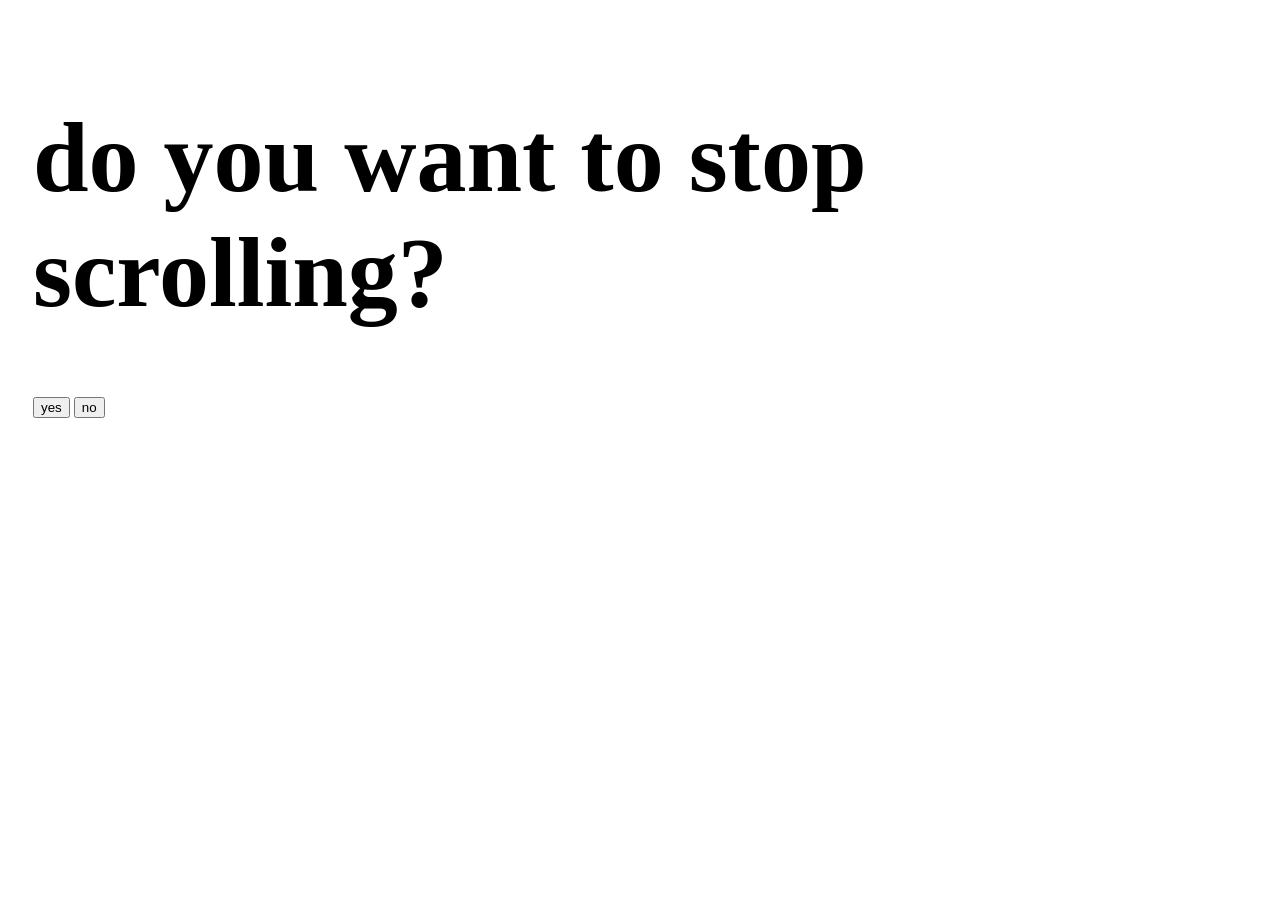
<file: webpages-workshop/scrolling-timer/index.html>
<!DOCTYPE html>
<html>
  <head>
    <title>STOP SCROLLING</title>
    <link rel="stylesheet" href="styles.css" />
  </head>
  <body>
    <h1 id="title" class="title">do you want to stop scrolling?</h1>
        <h1 id="no-text" class="no-text">ok</h1>

    <input onclick="changeTextYes()" type="button" value="yes" id="yes-btn">
    <input onclick="changeTextNo()" type="button" value="no" id="no-btn">


    <p class="timer" id="demo"></p>
      
      <script>
        var sec = 30;
        var timer = setInterval(function(){
                    document.getElementById('demo').innerHTML='00:'+sec;
                    sec--;
                    if (sec < 0) {
                        clearInterval(timer);
                    }
                }, 1000);
      </script>
      
      <script src="script.js"></script>

  </body>
</html>
</file>
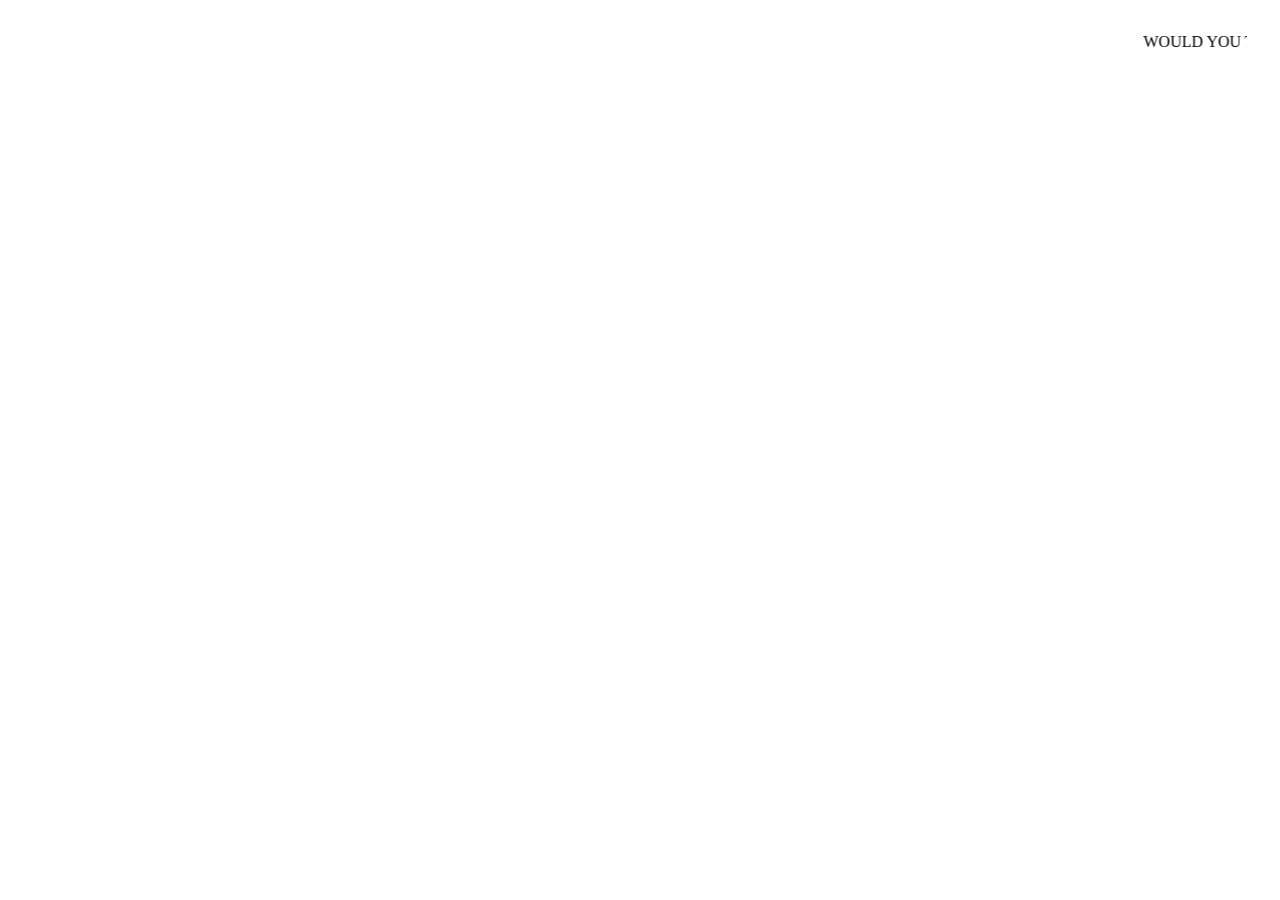
<file: webpages-workshop/wander-flaneur/index.html>
<!DOCTYPE html>
<html>
  <head>
    <title>wandering</title>
    <link rel="stylesheet" href="styles.css" />
  </head>
  <body>
    <marquee height="40px" scrollamount="8">WOULD YOU TAKE A WALK WITH ME? This is a collection of resources and inspiration gathered during the Long Live the Web event, held at ΚΛΙΦ, ATH, GR and supported by <a href="https://www.softer.global/" target="_blank" opacity="1">softer.global</a></marquee>
    <div class="container">
      <div><a href="https://www.are.na/ale-na-sg71ff3dyzs/cybercuteness" target="_blank">https://www.are.na/ale-na-sg71ff3dyzs/cybercuteness</a></div>
      <div><a href="https://www.are.na/corey-tegeler/radical-google-docs" target="_blank">https://www.are.na/corey-tegeler/radical-google-docs</a></div>
      <div><a href="https://veryimportantplaylist.gr" target="_blank">https://veryimportantplaylist.gr</a></div>
      <div><a href="https://ascii.designforthe.net" target="_blank">https://ascii.designforthe.net</a></div>
      <div><a href="https://www.eastgate.com/garden/Enter.html" target="_blank">https://www.eastgate.com/garden/Enter.html</a></div>
      <div><a href="https://rotating.parts" target="_blank">https://rotating.parts</a></div>
      <div><a href="https://www.shazaam.guru/irvine" target="_blank">https://www.shazaam.guru/irvine</a></div>
      <div><a href="https://girl.surgery" target="_blank">https://girl.surgery</a></div>
      <div><a href="https://erich-friedman.github.io/movies/index.html" target="_blank">https://erich-friedman.github.io/movies/index.html</a></div>
      <div><a href="https://busysimulator.com" target="_blank">https://busysimulator.com</a></div>
      <div><a href="https://archive.leftove.rs" target="_blank">https://archive.leftove.rs</a></div>
      <div><a href="https://geokash.com" target="_blank">https://geokash.com</a></div>
      <div><a href="https://neocities.org" target="_blank">https://neocities.org</a></div>
      <div><a href="https://i-land.online/abandonedview" target="_blank">https://i-land.online/abandonedview</a></div>
      <div><a href="https://play.soot.com/sootworld" target="_blank">https://play.soot.com/sootworld</a></div>
      <div><a href="https://openlab.tcij.org/database/explore" target="_blank">https://openlab.tcij.org/database/explore</a></div>
      <div><a href="https://www.fraukeschnoor.de/" target="_blank">https://www.fraukeschnoor.de/</a></div>
      <div><a href="https://descent-to-lycabettus.github.io/" target="_blank">https://descent-to-lycabettus.github.io/</a></div>
      <div><a href="https://www.window-swap.com/" target="_blank">https://www.window-swap.com/</a></div>
      <div><a href="https://blacknetart.com/keepingupappearances.html" target="_blank">https://blacknetart.com/keepingupappearances.html</a></div>
      <div><a href="https://internetphonebook.net/" target="_blank">https://internetphonebook.net/</a></div>
      <div><a href="https://melonland.net/" target="_blank">https://melonland.net/</a></div>
      <div><a href="https://html.energy/" target="_blank">https://html.energy/</a></div>
      <div><a href="https://fikapa.github.io/climate_change/" target="_blank">https://fikapa.github.io/climate_change/</a></div>
      <div><a href="https://chiaski.github.io/i-love-it-when-you/" target="_blank">https://chiaski.github.io/i-love-it-when-you/</a></div>
      <div><a href="https://ontheinterneteverybodyknows.geocities.institute" target="_blank">https://ontheinterneteverybodyknows.geocities.institute</a></div>
      <div><a href="https://mouchette.org" target="_blank">https://mouchette.org</a></div>
      <div><a href="https://bored.com/" target="_blank">https://bored.com/</a></div>
      <div><a href="https://ifeelsomuchsha.me" target="_blank">https://ifeelsomuchsha.me</a></div>
      <div><a href="https://corrupt-a-file.net/" target="_blank">https://corrupt-a-file.net/</a></div>
      <div><a href="https://jon-l.com/making-as-thinking" target="_blank">https://jon-l.com/making-as-thinking</a></div>
      <div><a href="https://zzz.arkadia.xyz/" target="_blank">https://zzz.arkadia.xyz/</a></div>
      <div><a href="https://www.softspace.world/about.html" target="_blank">https://www.softspace.world/about.html</a></div>
      <div><a href="https://neal.fun/internet-artifacts/" target="_blank">https://neal.fun/internet-artifacts/</a></div>
      <div><a href="https://solar.lowtechmagazine.com/" target="_blank">https://solar.lowtechmagazine.com/</a></div>
      <div><a href="https://berlin.newfloat.org/" target="_blank">https://berlin.newfloat.org/</a></div>
      <div><a href="https://a-website-is-a-room.net/" target="_blank">https://a-website-is-a-room.net/</a></div>
      <div><a href="https://www.deadmalls.com/stories.html" target="_blank">https://www.deadmalls.com/stories.html</a></div>
      <div><a href="https://fakeittillyoumakeit.lol/" target="_blank">https://fakeittillyoumakeit.lol/</a></div>
      <div><a href="https://isitchristmas.com/" target="_blank">https://isitchristmas.com/</a></div>
      <div><a href="https://self.softspace.world/" target="_blank">https://self.softspace.world/</a></div>
      <div><a href="https://yvettesbridalformal.p1r8.net" target="_blank">https://yvettesbridalformal.p1r8.net</a></div>
      <div><a href="https://www.iwannaknowthings.gr/" target="_blank">https://www.iwannaknowthings.gr/</a></div>
    </div>
  </body>
</html>
</file>
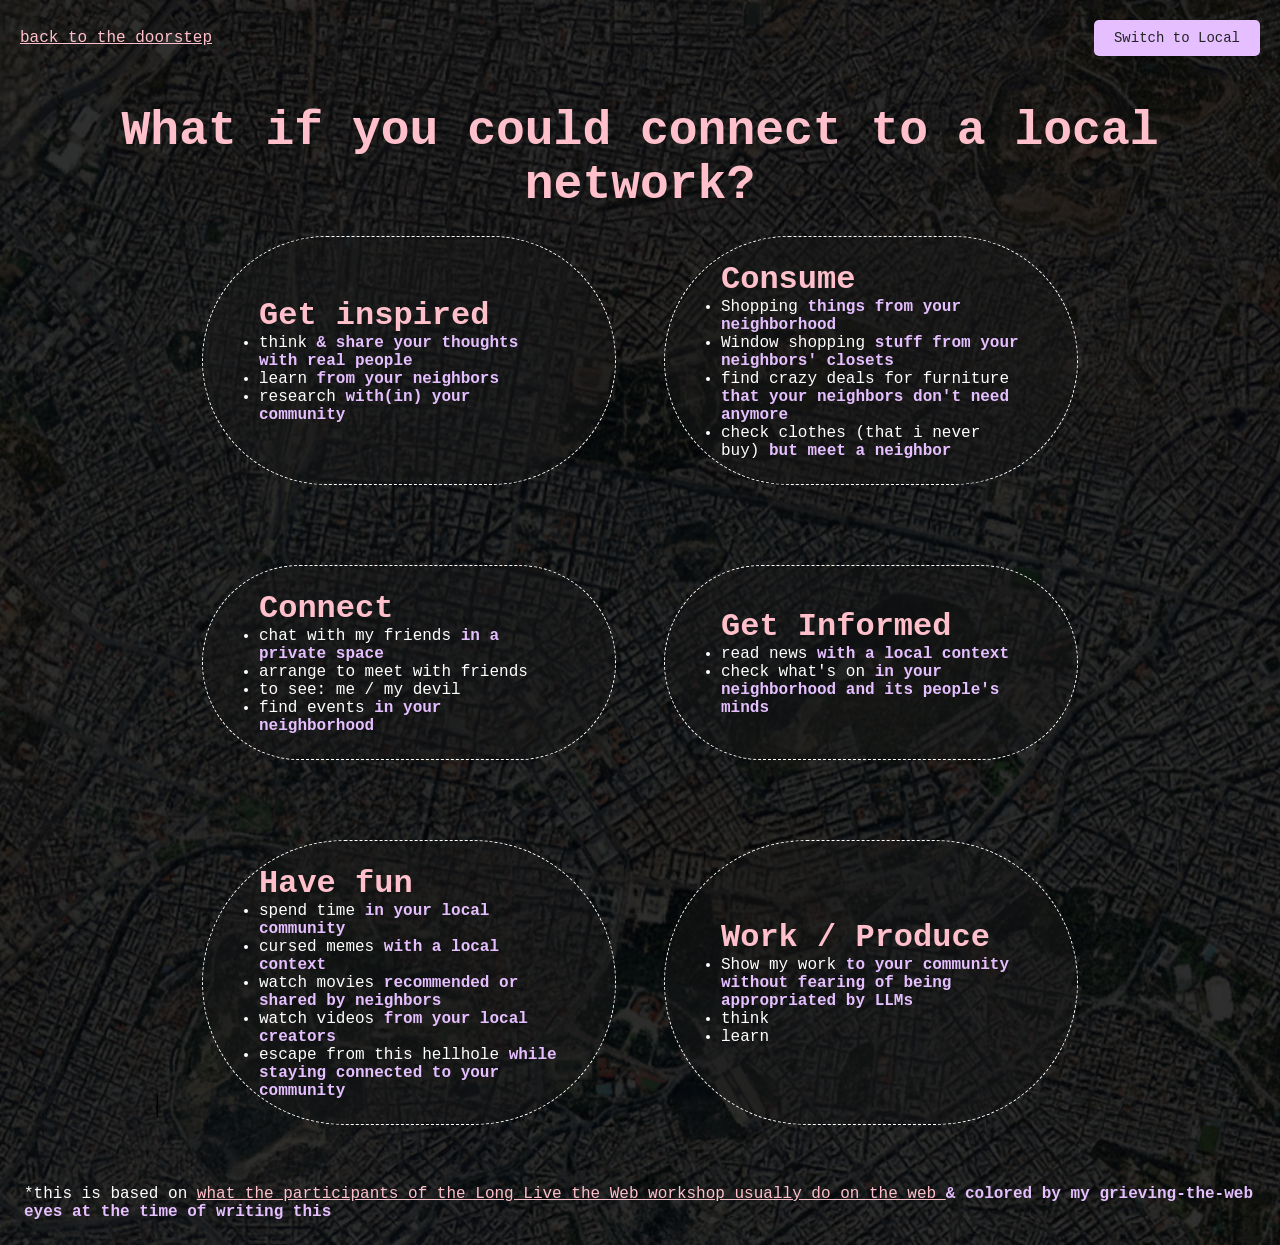
<file: webpages-workshop/localNetwork/local.html>
<!doctype html>
<html lang="en">
  <head>
    <meta charset="UTF-8" />
    <meta name="viewport" content="width=device-width, initial-scale=1.0" />
    <title>Local</title>
    <link rel="stylesheet" href="style.css" />
  </head>
  <body class="local">
   <nav>
      <a href="index.html"> back to the doorstep </a>
      <button class="toggle-btn" onclick="togglePage()">Switch to Local</button>
    </nav>
    <main>
      <h1>What if you could connect to a local network?</h1>
      <div class="activities">
        <ul>
          <h2>Get inspired</h2>
          <li>think<strong> & share your thoughts with real people</strong></li>
          <li>learn <strong> from your neighbors</strong></li>
          <li>research <strong> with(in) your community</strong></li>
        </ul>

        <ul>
          <h2>Consume</h2>
          <li>Shopping <strong> things from your neighborhood</strong></li>
          <li>
            Window shopping <strong>stuff from your neighbors' closets</strong>
          </li>
          <li>
            find crazy deals for furniture
            <strong>that your neighbors don't need anymore</strong>
          </li>
          <li>
            check clothes (that i never buy)
            <strong> but meet a neighbor</strong>
          </li>
        </ul>

        <ul>
          <h2>Connect</h2>
          <li>chat with my friends <strong>in a private space</strong></li>
          <li>arrange to meet with friends</li>
          <li>to see: me / my devil</li>
          <li>find events <strong> in your neighborhood</strong></li>
        </ul>
        <ul>
          <h2>Get Informed</h2>
          <li>read news <strong> with a local context</strong></li>
          <li>
            check what's on
            <strong>in your neighborhood and its people's minds</strong>
          </li>
        </ul>
        <ul>
          <h2>Have fun</h2>
          <li>spend time <strong>in your local community</strong></li>
          <li>cursed memes <strong>with a local context</strong></li>
          <li>
            watch movies <strong> recommended or shared by neighbors</strong>
          </li>
          <li>watch videos <strong> from your local creators</strong></li>
          <li>
            escape from this hellhole<strong>
              while staying connected to your community</strong
            >
          </li>
        </ul>

        <ul>
          <h2>Work / Produce</h2>
          <li>
            Show my work
            <strong
              >to your community without fearing of being appropriated by
              LLMs</strong
            >
          </li>
          <li>think</li>
          <li>learn</li>
        </ul>
      </div>
    </main>
    <footer>
      <p>
        *this is based on
        <a href="responses.html" target="_blank"
          >what the participants of the Long Live the Web workshop usually do on
          the web
        </a>
        <strong
          >& colored by my grieving-the-web eyes at the time of writing
          this</strong
        >
      </p>
    </footer>
    <script>
      function togglePage() {
        window.location.href = "global.html";
      }
    </script>
  </body>
</html>
</file>
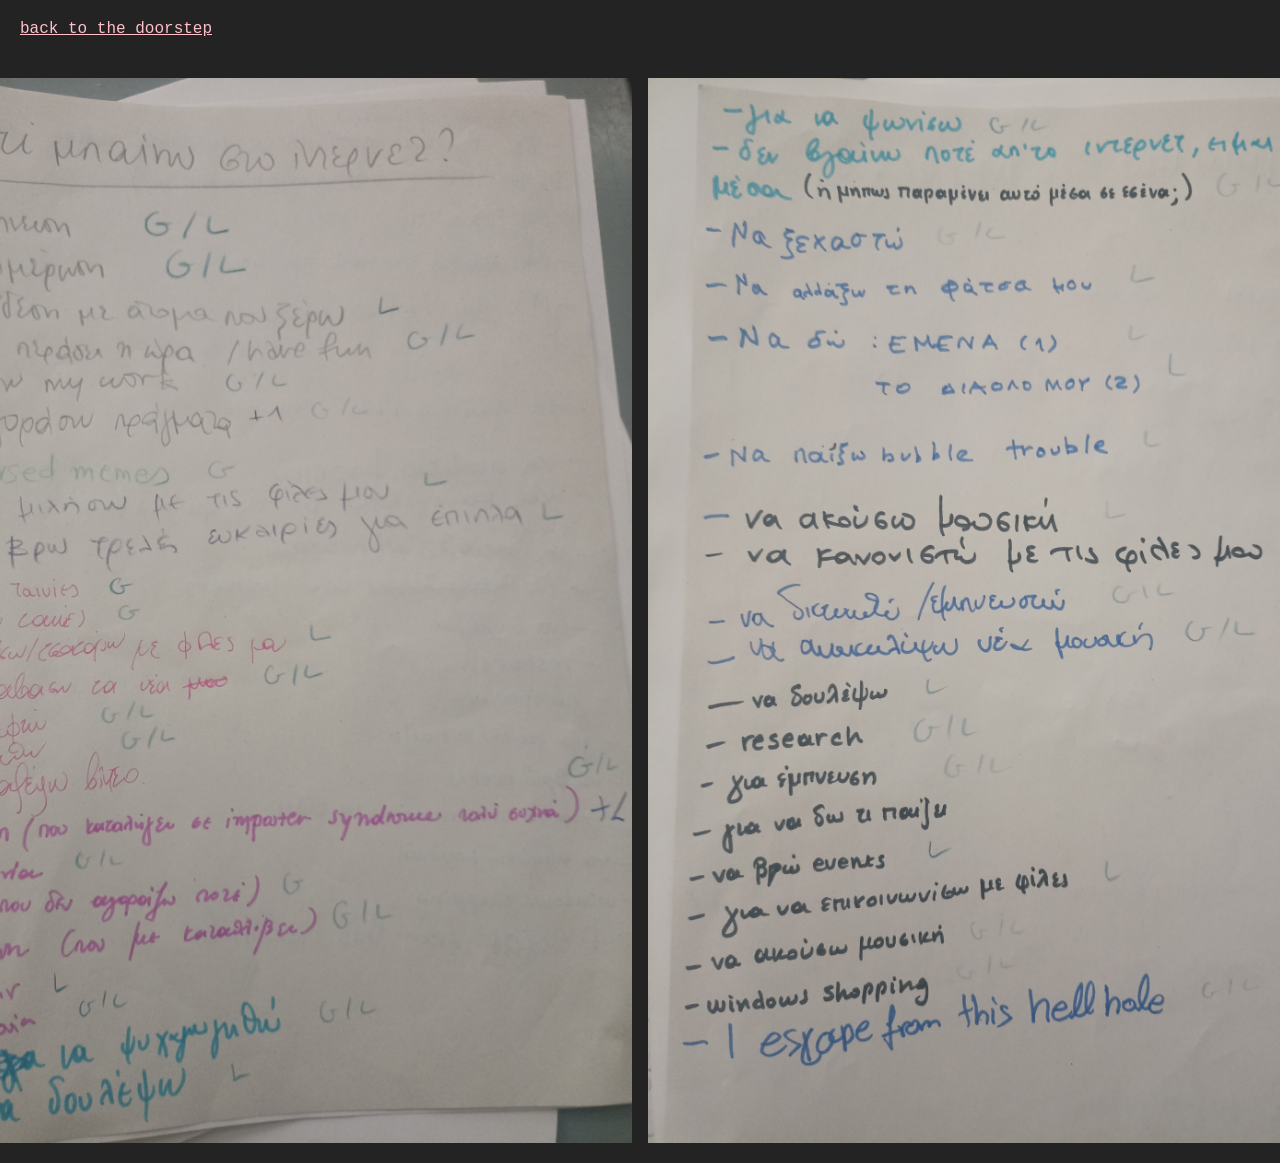
<file: webpages-workshop/localNetwork/responses.html>
<!doctype html>
<html lang="en">
  <head>
    <meta charset="UTF-8" />
    <meta name="viewport" content="width=device-width, initial-scale=1.0" />
    <title>Responses</title>
    <link rel="stylesheet" href="style.css" />
  </head>
  <body class="responses">
    <nav>
      <a href="index.html"> back to the doorstep </a>
      
    </nav>  
    <main class="responsesImg">
      <img src="imgs\1781716920429.jpg" alt="responses" />
      <img src="imgs\1781716920416.jpg" alt="responses" />
    </main>
  </body>
</html>
</file>
<file: webpages-workshop/scrolling-timer/styles.css>
body{
  padding: 25px;
}
.title {
	color: #FFFFF;
		font-size: 100px;

	  display: flex;
  justify-content: center;
  align-items: center;
}

.timer {
	color: #FFFFF;
	font-size: 150px;
	  display: flex;
  justify-content: center;
  align-items: center;
  display: none;
}

.button {
	padding: 5px 20px;
	
}

.no-text{
	color: #FFFFF;
		font-size: 100px;

	  display: flex;
  justify-content: center;
  align-items: center;
  display: none;
}
</file>
<file: webpages-workshop/wander-flaneur/styles.css>
body{
  padding: 25px;
}

.container {
  display: grid;
  grid-template-columns: repeat(4, 1fr);
  padding: 1rem;
  gap: 0.5rem;
}

.container div {
  padding: 10px;
  font-size: 1rem;
  text-align: left;
}

a {
  color: blue;
}

.container a {
  opacity: 0;
  
}

.container a:hover {
  opacity: 1;
}
</file>
<file: webpages-workshop/localNetwork/style.css>
body {
  background-color: #232323;
  font-family: Courier, sans-serif;
  color: #ffffff;
  margin: 0;
  display: flex;
  flex-direction: column;
  justify-content: center;
  align-items: center;
  min-height: 100vh;
}

.global {
  background-image: url("GlobalBG.jpg");
  background-size: cover;
}

.local {
  background-image: url("LocalBG.jpg");
  background-size: cover;
}

h1 {
  color: pink;
  font-size: 48px;
  text-align: center;
  margin:8px;
}

h2 {
  color: pink;
  max-width: 800px;
  margin: 0;
  font-size: 32px;
}

nav{
  display: flex;
  justify-content: space-between;
  align-items: center;
  width: 100%;
  padding: 20px;
  box-sizing: border-box;
}

main {
  display: flex;
  flex-direction: column;
  justify-content: center;
  align-items: center;
  /* max-width: 80%; */
  padding: 20px;
  flex: 1;
}

.options {
  padding:48px ;
  display: flex;
  gap: 48px;
}

.options a {
  display: flex;
  flex-direction: column;
  gap: 16px;
  position: relative;
  text-decoration: none;
}

h3 {
  margin: 0;
  font-size: 32px;
}

a {
  color: pink;
  /* text-decoration: none; */
}

a img {
  width: 100%;
  height: 400px;
  object-fit: cover;
}

p {
  color: white;
  margin: 0;
  font-size: 24px;
}

.activities {
  display: flex;
  align-items: stretch;
  justify-content: center;
  flex-wrap: wrap;
  gap: 48px;
  /* max-width: 80%; */
}

ul {
  display: flex;
  flex-direction: column;
justify-content: center;
  border: 1px dashed #ffffff;
  padding: 24px 56px;
  border-radius: 200px;
  max-width: 300px;
  background-color: rgba(24, 24, 24, 0.5);
}

.toggle-btn {

  padding: 10px 20px;
  background-color: rgb(229, 191, 255);
  color: #232323;
  border: none;
  border-radius: 5px;
  font-size: 14px;
  font-family: Courier, sans-serif;
  cursor: pointer;
  transition: background-color 0.3s ease;
}

.toggle-btn:hover {
  background-color: rgb(229, 191, 255);
}

footer {
  padding: 24px;
}

footer p {
  font-size: 16px;
}



img {
  width: 100%;
  height: auto;
  /* max-width: 80%; */
}


canvas {
  display: block;
  z-index: 2;
  position: absolute;
  top: 0;
  left: 0;
  right: 0;
  bottom: 0;
  max-width: 100% !important;
  margin: 0;
  padding: 0;
  box-sizing: border-box;
  width: 100% !important;
}

strong {
  color: rgb(229, 191, 255);
}

.badge{
background-color: rgb(229, 191, 255);
color: #232323;
width:80px;
/* height:64px; */
text-decoration: none;
position: absolute;
top: -16px;
right: -16px;
padding:16px;
border-radius: 50%;
rotate: 10deg;
}

main.responsesImg{
  display: flex;
  flex-direction: row;
  gap:16px;
}

.responsesImg img{
  width: 100%;
  height: auto;
  max-width: 800px;
}
</file>
